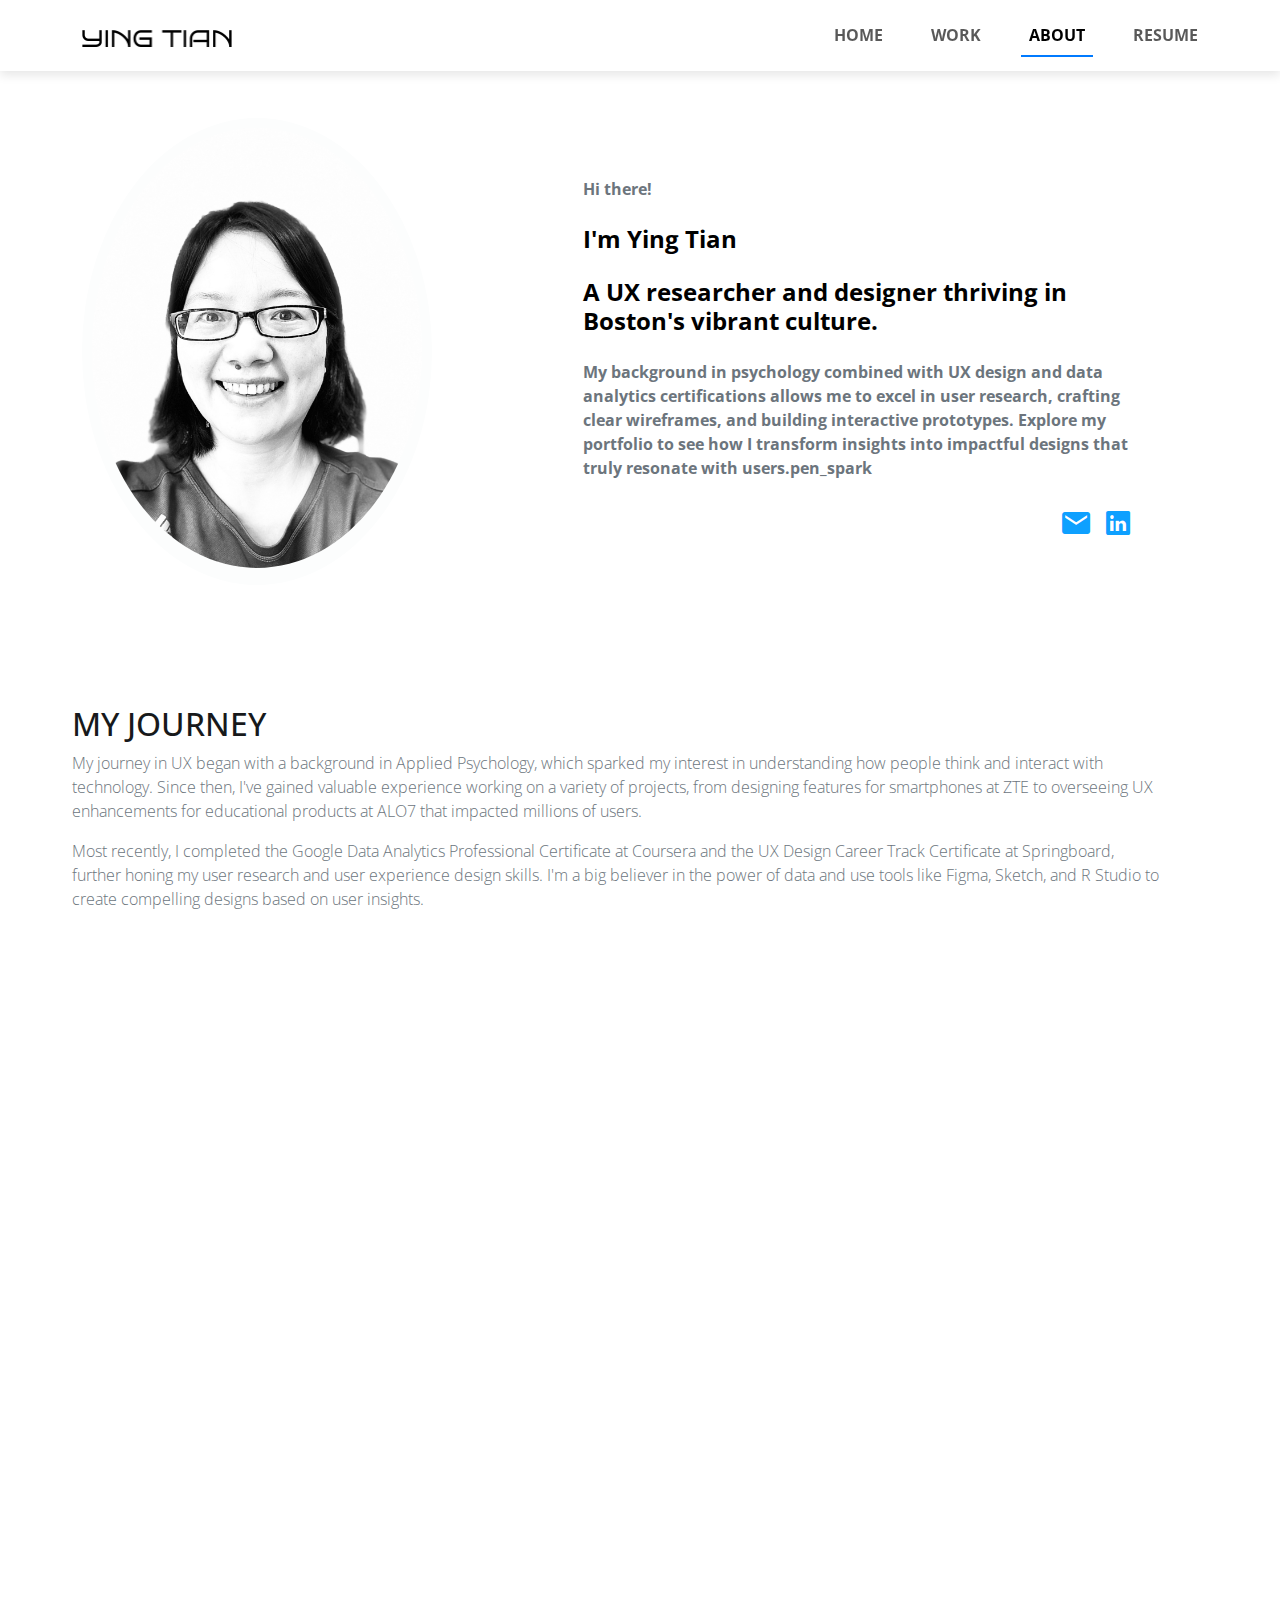
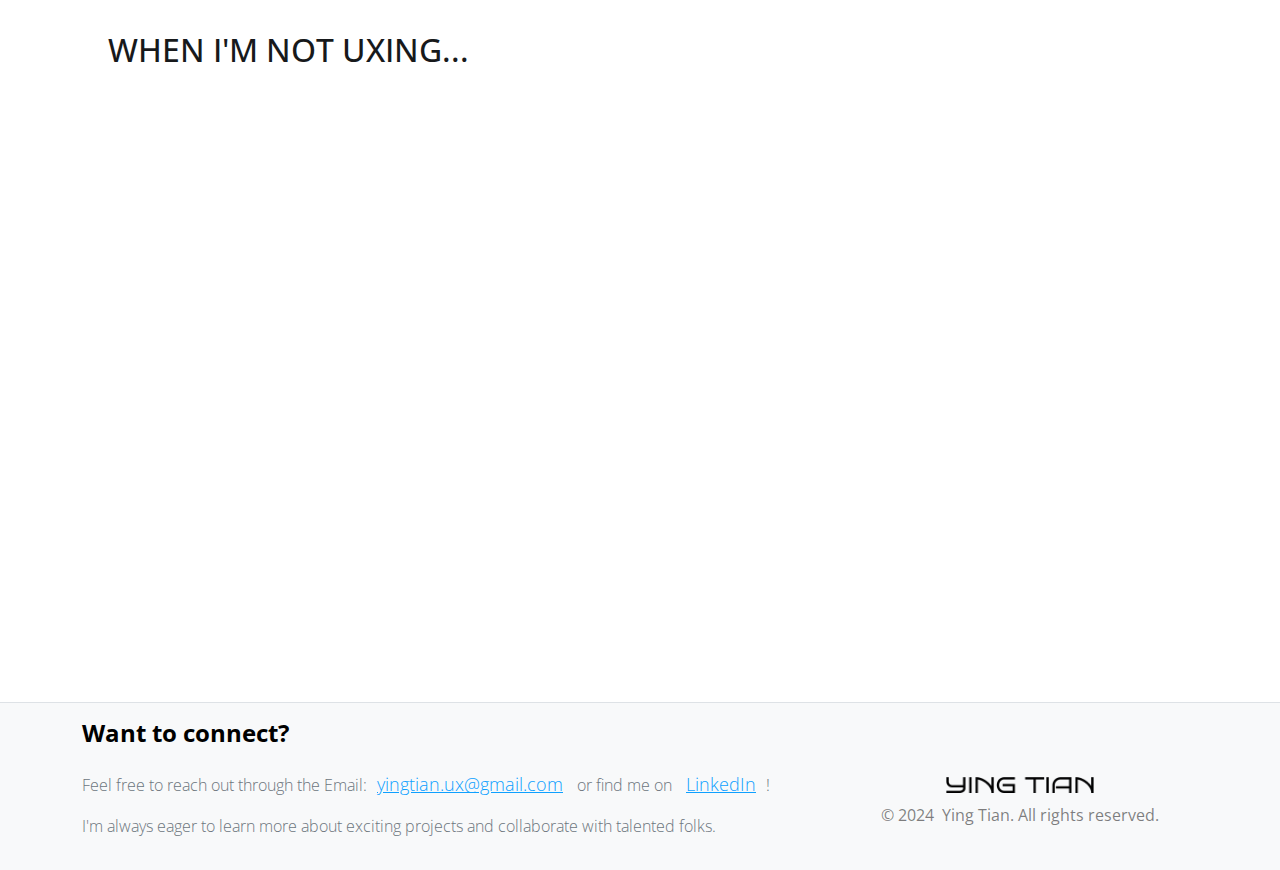
<file: about.html>
<!DOCTYPE html>
<html data-bs-theme="light">

<head>
    <meta charset="utf-8">
    <meta name="viewport" content="width=device-width, initial-scale=1.0, shrink-to-fit=no">
    <title>CV - Brand</title>
    <meta property="og:title" content="YingTian UX Design Portfolio">
    <meta property="og:type" content="website">
    <meta name="twitter:card" content="summary">
    <link rel="icon" type="image/png" sizes="64x64" href="assets/img/YT%20blue%2032%202x.png">
    <link rel="icon" type="image/png" sizes="32x32" href="assets/img/YTblue%2016%202x.png" media="(prefers-color-scheme: dark)">
    <link rel="icon" type="image/png" sizes="64x64" href="assets/img/YT%20blue%2032%202x.png">
    <link rel="stylesheet" href="assets/bootstrap/css/bootstrap.min.css">
    <link rel="stylesheet" href="https://fonts.googleapis.com/css?family=Lato:300,400,700&amp;display=swap">
    <link rel="stylesheet" href="https://fonts.googleapis.com/css?family=Nunito&amp;display=swap">
    <link rel="stylesheet" href="https://fonts.googleapis.com/css?family=Open+Sans">
    <link rel="stylesheet" href="https://fonts.googleapis.com/css?family=Poppins&amp;display=swap">
    <link rel="stylesheet" href="https://fonts.googleapis.com/css?family=Roboto+Flex&amp;display=swap">
    <link rel="stylesheet" href="https://fonts.googleapis.com/css?family=Source+Sans+Pro:300,400,700&amp;display=swap">
    <link rel="stylesheet" href="assets/css/swiper-icons.css">
    <link rel="stylesheet" href="assets/fonts/ionicons.min.css">
    <link rel="stylesheet" href="assets/css/bs-theme-overrides.css">
    <link rel="stylesheet" href="assets/css/aos.min.css">
    <link rel="stylesheet" href="assets/css/animate.min.css">
    <link rel="stylesheet" href="assets/css/Articles-Badges-images.css">
    <link rel="stylesheet" href="assets/css/cards-d_style.css">
    <link rel="stylesheet" href="assets/css/Navbar-Right-Links-icons.css">
    <link rel="stylesheet" href="assets/css/NMDIGbanner.css">
    <link rel="stylesheet" href="assets/css/pikaday.min.css">
    <link rel="stylesheet" href="assets/css/Simple-Slider-swiper-bundle.min-1.css">
    <link rel="stylesheet" href="assets/css/Simple-Slider-swiper-bundle.min.css">
    <link rel="stylesheet" href="assets/css/Simple-Slider.css">
    <link rel="stylesheet" href="assets/css/Timeline-Steps.css">
    <link rel="stylesheet" href="assets/css/Timeline.css">
    <link rel="stylesheet" href="assets/css/untitled.css">
    <link rel="stylesheet" href="assets/css/Zig-Zag-Timeline-v3-zigzag-timeline-v2.css">
</head>

<body>
    <nav class="navbar navbar-expand-lg fixed-top bg-body portfolio-navbar" style="height: 71px;">
        <div class="container"><a class="navbar-brand logo" href="index.html" style="width: 250px;">
                <picture><img class="img-fluid" src="assets/img/YING%20TIAN-black.png" style="height: auto;" width="60%"></picture>
            </a><button data-bs-toggle="collapse" class="navbar-toggler" data-bs-target="#navbarNav-2"><span class="visually-hidden">Toggle navigation</span><span class="navbar-toggler-icon"></span></button>
            <div class="collapse navbar-collapse" id="navbarNav-2">
                <ul class="navbar-nav ms-auto">
                    <li class="nav-item item"><a class="nav-link" href="index.html" style="border-bottom-color: var(--swiper-theme-color);">HOME</a></li>
                    <li class="nav-item item"><a class="nav-link" href="Work.html">WORK</a></li>
                    <li class="nav-item item"><a class="nav-link active" href="About.html" style="text-align: center;padding: 8px;border-bottom: 2px solid var(--swiper-theme-color) ;">ABOUT</a></li>
                    <li class="nav-item item"><a class="nav-link" href="https://drive.google.com/file/d/1fr4jrj2Nq-2XKINlXfFanVLAF1SeJ8kR/view?usp=drive_link" target="_blank">RESUME</a></li>
                </ul>
            </div>
        </div>
    </nav>
    <div class="container py-4 py-xl-5" style="padding: 24px;margin-top: 70px;">
        <div class="row gy-4 gy-md-0" data-aos="fade-up-left">
            <div class="col-auto col-md-6 col-lg-4 col-xl-5 offset-lg-0" style="padding: 0px;">
                <div style="max-width: 350px;"><img class="rounded-circle img-fluid w-100 fit-cover" src="assets/img/Avatars/IMG_8400.jpg" style="border-radius: 67%;border-top-left-radius: 49%;border: 10px solid var(--bs-light-border-subtle);border-bottom-width: 17.5px;border-bottom-style: solid;"></div>
            </div>
            <div class="col-md-6 col-lg-8 col-xl-7 offset-lg-0 d-md-flex align-items-md-center">
                <div>
                    <p class="fs-6 text-secondary" style="margin: 24px;text-align: left;font-weight: bold;">Hi there!</p>
                    <h4 class="fs-4 text-black" style="margin: 24px;text-align: left;font-weight: bold;">I'm Ying Tian</h4>
                    <h4 class="fs-4 text-black" style="margin: 24px;text-align: left;font-weight: bold;">A UX researcher and designer thriving in Boston's vibrant culture.</h4>
                    <p class="fs-6 text-secondary" style="margin: 24px;text-align: left;font-weight: bold;">My background in psychology combined with UX design and data analytics certifications allows me to excel in user research, crafting clear wireframes, and building interactive prototypes. Explore my portfolio to see how I transform insights into impactful designs that truly resonate with users.pen_spark</p>
                    <h2 class="text-uppercase fw-bold" style="text-align: right;"><a data-bss-hover-animate="bounce" class="me-3" href="mailto:yingtian.ux@gmail.com" style="color: var(--swiper-theme-color);border-top-left-radius: 66%;border-style: none;" target="_blank" data-bs-target="mailto:yingtian.ux@gmail.com"><i class="icon ion-android-mail text-primary"></i></a><a data-bss-hover-animate="bounce" class="me-3" href="https://www.linkedin.com/in/yingtian2025/" style="color: var(--swiper-theme-color);" target="_blank"><i class="icon ion-social-linkedin text-primary"></i></a>&nbsp; &nbsp; &nbsp;</h2>
                </div>
            </div>
        </div>
    </div>
    <main class="page cv-page" style="margin: auto;padding: 48px;">
        <div class="container" style="padding: 24px;margin: 48px 0px;margin-top: 0px;">
            <h2 style="color: var(--bs-dark-text-emphasis);text-align: left;font-family: 'Open Sans', sans-serif;">MY JOURNEY</h2>
            <p class="lead fs-6 text-start text-secondary w-lg-50">My journey in UX began with a background in Applied Psychology, which sparked my interest in understanding how people think and interact with technology.&nbsp;Since then, I've gained valuable experience working on a variety of projects, from designing features for smartphones at ZTE to overseeing UX enhancements for educational products at ALO7 that impacted millions of users.</p>
            <p class="lead fs-6 text-start text-secondary w-lg-50">Most recently, I completed the Google Data Analytics Professional Certificate at Coursera and the UX Design Career Track Certificate at Springboard, further honing my user research and user experience design skills.&nbsp;I'm a big believer in the power of data and use tools like Figma, Sketch, and R Studio to create compelling designs based on user insights.</p><style>
  .year-circle {
    width: 40px;
    height: 40px;
    background-color: #3498db;
    border-radius: 50%;
    color: white;
    text-align: center;
    line-height: 40px;
    display: inline-block;
    margin-right: 10px;
  }

  .timeline-info {
    color: #2980b9;
  }
</style>

<div class="container">
  <div class="row text-center justify-content-center mb-5">
    
  </div>

  <div class="row">
    <div class="col">
      <div class="timeline-steps aos-init aos-animate" data-aos="fade-up">
        <div class="timeline-step">
          <div class="timeline-content">
            <div class="year-circle">
              <span class="year">2003</span>
            </div>
            <div class="timeline-info">
              <p class="h6 mt-3 mb-1">Applied Psychology</p>
              <p class="h6 text-muted mb-0 mb-lg-0">Zhejiang University</p>
            </div>
          </div>
        </div>
        <div class="timeline-step">
          <div class="timeline-content">
            <div class="year-circle">
              <span class="year">2006</span>
            </div>
            <div class="timeline-info">
              <p class="h6 mt-3 mb-1">UX Designer & Researcher</p>
              <p class="h6 text-muted mb-0 mb-lg-0">ZTE, Longcheer, GYPSII, ALO7</p>
            </div>
          </div>
        </div>
    
        <div class="timeline-step">
          <div class="timeline-content">
            <div class="year-circle">
              <span class="year">2015</span>
            </div>
            <div class="timeline-info">
              <p class="h6 mt-3 mb-1"> </p>
              <p class="h6 text-muted mb-0 mb-lg-0">Focused on personal and family matters</p>
            </div>
          </div>
        </div>
          <div class="timeline-step">
          <div class="timeline-content">
            <div class="year-circle">
              <span class="year">2023</span>
            </div>
            <div class="timeline-info">
              <p class="h6 mt-3 mb-1">UX Design Trainee</p>
              <p class="h6 text-muted mb-0 mb-lg-0">SpringBoard</p>
            </div>
          </div>
        </div>
      </div>
    </div>
  

        </div>
        <div class="container" data-aos="fade-up" style="padding: 24px;margin: 48px 0px;">
            <h2 style="color: var(--bs-dark-text-emphasis);text-align: left;font-family: 'Open Sans', sans-serif;">WHAT EXCITES ME MOST ABOUT UX?</h2>
            <div class="row">
                <div class="col-md-6 col-xl-8">
                    <p class="lead fs-6 text-start text-secondary w-lg-50" style="font-weight: bold;">Forget fancy cars and mansions, what truly excites me is</p>
                    <p class="lead fs-6 text-start text-primary w-lg-50" style="font-weight: bold;color: rgb(60,130,246);"><strong>Unlocking the "aha!" moment</strong> in UX design.</p>
                    <p class="lead fs-6 text-start text-secondary w-lg-50" style="font-weight: bold;"><strong>Imagine digging into user needs, understanding their struggles, and then crafting something amazing that solves their problems. That's the magic of UX!&nbsp;</strong></p>
                    <p class="lead fs-6 text-start text-secondary w-lg-50" style="font-weight: bold;"><strong>It's all about collaboration, where we bridge the gap between what users need and what businesses want. And seeing the positive impact of a well-designed experience?&nbsp;That's pure satisfaction!</strong></p>
                    <p class="lead fs-6 text-start w-lg-50"><strong>&nbsp;That's pure satisfaction!</strong></p>
                </div>
                <div class="col-md-6 col-xl-4">
                    <picture><img class="img-fluid" alt="team, building, work" src="assets/img/g5d21061cebeb2d5a2511f21606ae5084c8dd1a99003090a286d60cbd32393bc9661a87d2083554b08fd21796cae4b2fa7e22a1d33b7b6098d845f262b09c35af_640.jpg" height="50%" style="padding: 19px;"></picture>
                </div>
            </div>
        </div>
        <div class="container" style="padding: 24px;">
            <h2 style="color: var(--bs-dark-text-emphasis);text-align: left;font-family: 'Open Sans', sans-serif;">WHEN I'M NOT UXING...</h2>
            <div>
                <div class="container">
                    <div class="cust_bloglistintro">
                        <p style="margin-left:34px;color:rgba(255,255,255,0.5);font-size:14px;"></p>
                    </div>
                    <div class="row" data-aos="fade-up">
                        <div class="col-md-4 cust_blogteaser" style="padding-bottom:20px;margin-bottom:32px;"><a><img class="rounded img-fluid" alt="kindle, ereader, tablet" style="height: auto;" src="assets/img/g17a51f719a674c918773f7981b605ac48bc53d9020b6e2a9fbdf52f726dfcc65e642a77b41847eb590e87fb9c330b00607f6a0163f65edc15e2c4f8b89e725ae_640.jpg"></a>
                            <h3 style="text-align:left;margin-top:20px;font-family:'Open Sans', sans-serif;font-size:18px;margin-right:0;margin-left:24px;line-height:34px;letter-spacing:0px;font-style:normal;font-weight:bold;">Devouring Diverse Worlds</h3>
                            <p class="text-secondary" style="text-align:left;font-size:14px;font-family:'Open Sans', sans-serif;line-height:22px;color:rgb(9,9,10);margin-left:24px;">I love getting lost in a captivating Chinese online novel – the variety of genres, from historical epics to fantastical adventures, keeps my mind buzzing and helps me unwind. </p>
                        </div>
                        <div class="col-md-4 cust_blogteaser" style="padding-bottom:20px;margin-bottom:32px;"><a><img class="rounded img-fluid" alt="cooking, pies, vareniki" style="height:auto;" src="assets/img/gd68e8875fbe6336a350b2827cc69eaf989cbb8f2b3dbe22353755062b1c13166c31bde704181a7012e92907c59738055f1e55e5360b3897e488b97c774348e13_640.jpg"></a>
                            <h3 style="text-align:left;margin-top:20px;font-family:'Open Sans', sans-serif;font-size:18px;margin-right:0;margin-left:24px;line-height:34px;letter-spacing:0px;font-style:normal;font-weight:bold;">Nourishing Body &amp; Soul</h3>
                            <p class="text-secondary" style="text-align:left;font-size:14px;font-family:'Open Sans', sans-serif;line-height:22px;color:rgb(9,9,10);margin-left:24px;">In the kitchen, I find joy whipping up delicious meals for my family. Seeing empty plates brings a deep sense of accomplishment, knowing I've nourished the people I love. </p>
                        </div>
                        <div class="col-md-4 cust_blogteaser" style="padding-bottom:20px;margin-bottom:32px;"><a><img class="rounded img-fluid" alt="knitting, handwork, hobby" src="assets/img/g9c470c436e5788359cfc20d3024d8f353caaccd9da7ae132957d3e7c46c77d1eef3a2d4353f72d77dfda7abb90e11a326250f8d63008a63074e510b5a39b8b9d_640-1.jpg"></a>
                            <h3 style="text-align:left;margin-top:20px;font-family:'Open Sans', sans-serif;font-size:18px;margin-right:0;margin-left:24px;line-height:34px;letter-spacing:0px;font-style:normal;font-weight:bold;">Crafting Creativity</h3>
                            <p class="text-secondary" style="text-align:left;font-size:14px;font-family:'Open Sans', sans-serif;line-height:22px;color:rgb(9,9,10);margin-left:24px;">When I need a creative outlet, I get crafty with my kids! Whether it's origami, sculpting with clay, or crocheting something cozy, these activities are a blast and a great way to bond with my little ones. </p>
                        </div>
                    </div>
                </div>
            </div>
        </div>
    </main>
    <footer class="page-footer py-3 border-top" style="color: #2793da;background: var(--bs-light);">
        <div class="container">
            <div class="row">
                <div class="col-md-6 col-lg-8">
                    <h4 class="fw-bold text-black mb-4" style="text-align: left;">Want to connect?</h4>
                    <p class="lead fs-6 text-start text-secondary w-lg-50">Feel free to reach out through the Email:<a class="link-primary" href="mailto:yingtian.ux@gmail.com" target="_blank">yingtian.ux@gmail.com</a>&nbsp;or find me on&nbsp;<a class="link-primary" href="https://www.linkedin.com/in/yingtian2025/" target="_blank">LinkedIn</a>!</p>
                    <p class="lead fs-6 text-start text-secondary w-lg-50">I'm always eager to learn more about exciting projects and collaborate with talented folks.</p>
                </div>
                <div class="col-md-6 col-lg-4">
                    <h4 class="fw-bold text-black mb-4" style="text-align: left;">&nbsp;&nbsp;</h4>
                    <div class="links" style="text-align: center;">
                        <picture><img class="img-fluid" src="assets/img/YING%20TIAN-black.png" width="32" height="32" style="width: 49%;height: auto;"></picture>
                    </div>
                    <p class="fs-6 text-black-50 my-2" style="text-align: center;">© 2024&nbsp; Ying Tian. All rights reserved.</p>
                </div>
            </div>
        </div>
    </footer>
    <script src="assets/bootstrap/js/bootstrap.min.js"></script>
    <script src="assets/js/aos.min.js"></script>
    <script src="assets/js/bs-init.js"></script>
    <script src="assets/js/pikaday.min.js"></script>
    <script src="assets/js/Simple-Slider-swiper-bundle.min.js"></script>
    <script src="assets/js/Simple-Slider.js"></script>
    <script src="assets/js/theme.js"></script>
</body>

</html>
</file>
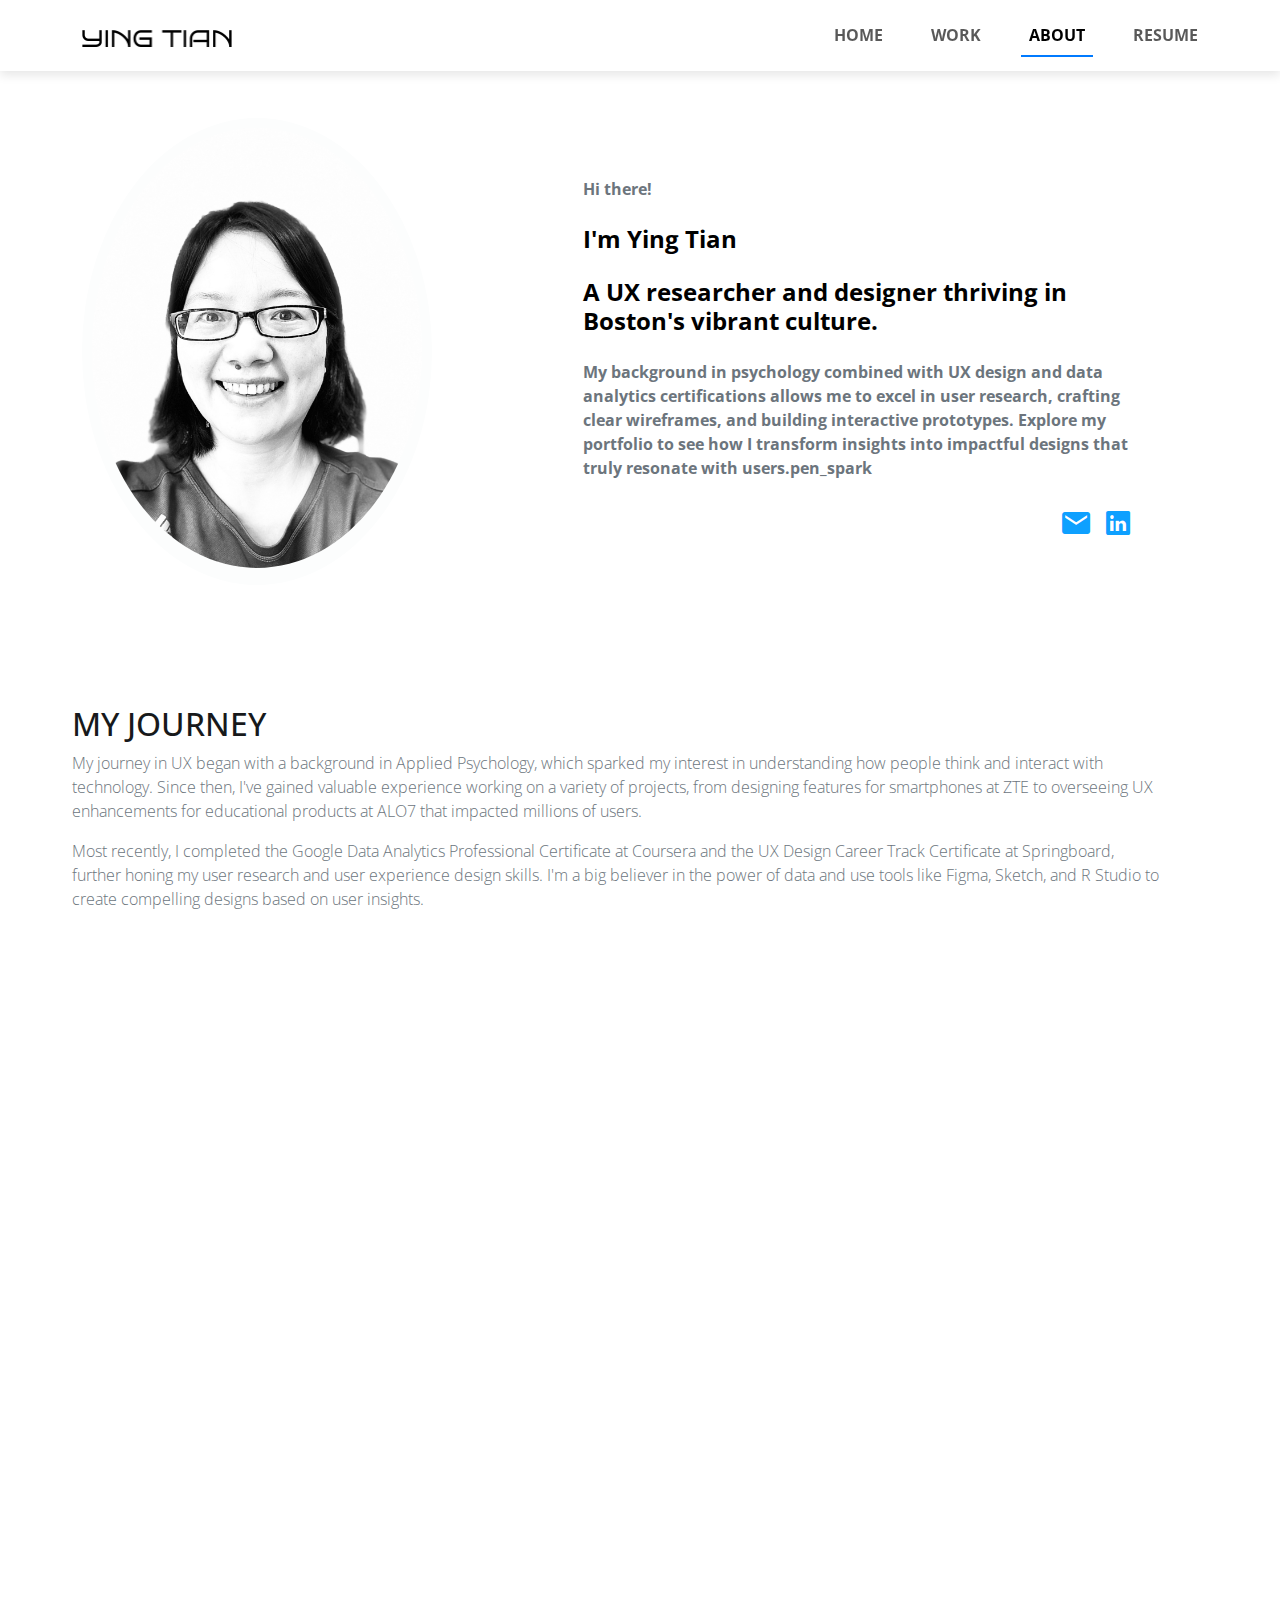
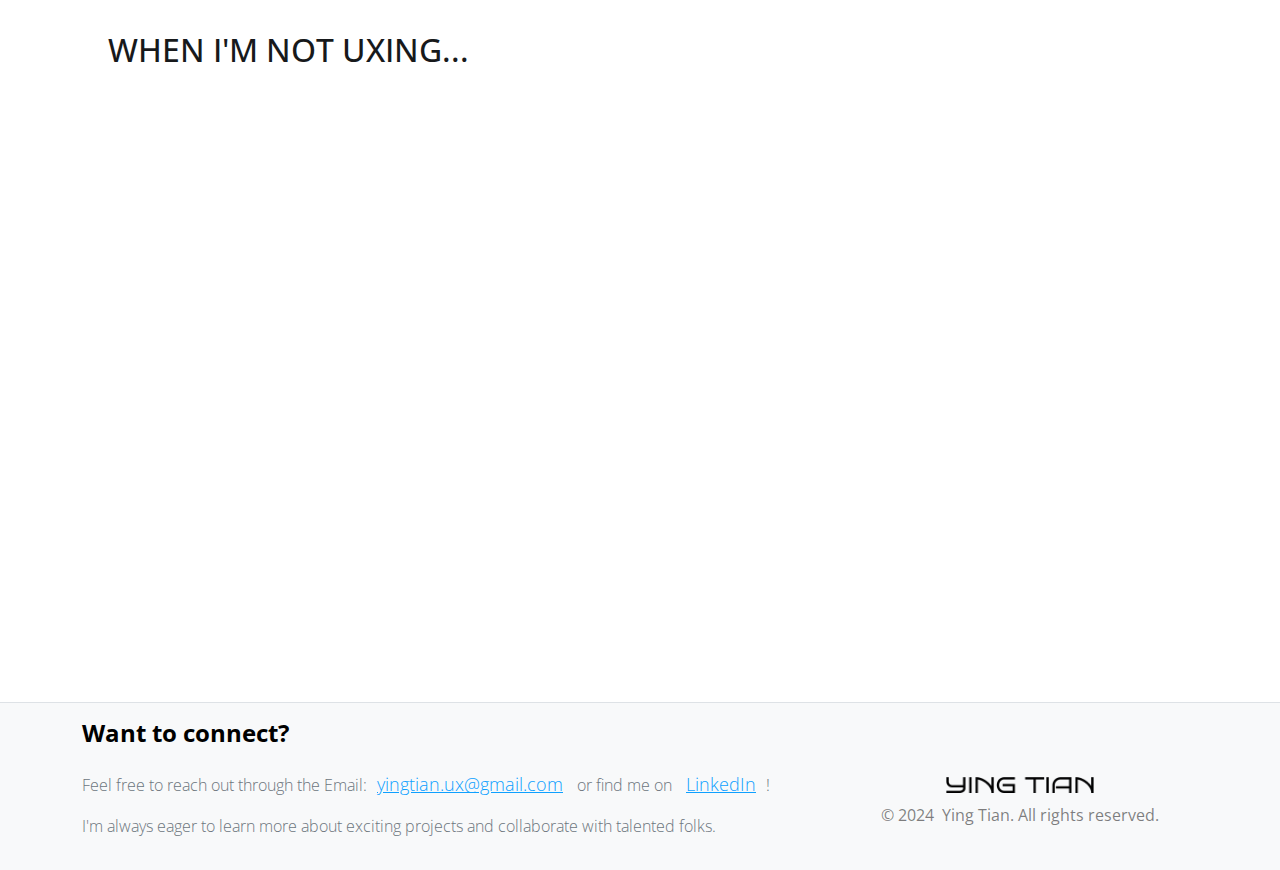
<file: About.html>
<!DOCTYPE html>
<html data-bs-theme="light">

<head>
    <meta charset="utf-8">
    <meta name="viewport" content="width=device-width, initial-scale=1.0, shrink-to-fit=no">
    <title>CV - Brand</title>
    <meta property="og:title" content="YingTian UX Design Portfolio">
    <meta property="og:type" content="website">
    <meta name="twitter:card" content="summary">
    <link rel="icon" type="image/png" sizes="64x64" href="assets/img/YT%20blue%2032%202x.png">
    <link rel="icon" type="image/png" sizes="32x32" href="assets/img/YTblue%2016%202x.png" media="(prefers-color-scheme: dark)">
    <link rel="icon" type="image/png" sizes="64x64" href="assets/img/YT%20blue%2032%202x.png">
    <link rel="stylesheet" href="assets/bootstrap/css/bootstrap.min.css">
    <link rel="stylesheet" href="https://fonts.googleapis.com/css?family=Lato:300,400,700&amp;display=swap">
    <link rel="stylesheet" href="https://fonts.googleapis.com/css?family=Nunito&amp;display=swap">
    <link rel="stylesheet" href="https://fonts.googleapis.com/css?family=Open+Sans">
    <link rel="stylesheet" href="https://fonts.googleapis.com/css?family=Poppins&amp;display=swap">
    <link rel="stylesheet" href="https://fonts.googleapis.com/css?family=Roboto+Flex&amp;display=swap">
    <link rel="stylesheet" href="https://fonts.googleapis.com/css?family=Source+Sans+Pro:300,400,700&amp;display=swap">
    <link rel="stylesheet" href="assets/css/swiper-icons.css">
    <link rel="stylesheet" href="assets/fonts/ionicons.min.css">
    <link rel="stylesheet" href="assets/css/bs-theme-overrides.css">
    <link rel="stylesheet" href="assets/css/aos.min.css">
    <link rel="stylesheet" href="assets/css/animate.min.css">
    <link rel="stylesheet" href="assets/css/Articles-Badges-images.css">
    <link rel="stylesheet" href="assets/css/cards-d_style.css">
    <link rel="stylesheet" href="assets/css/Navbar-Right-Links-icons.css">
    <link rel="stylesheet" href="assets/css/NMDIGbanner.css">
    <link rel="stylesheet" href="assets/css/pikaday.min.css">
    <link rel="stylesheet" href="assets/css/Simple-Slider-swiper-bundle.min-1.css">
    <link rel="stylesheet" href="assets/css/Simple-Slider-swiper-bundle.min.css">
    <link rel="stylesheet" href="assets/css/Simple-Slider.css">
    <link rel="stylesheet" href="assets/css/Timeline-Steps.css">
    <link rel="stylesheet" href="assets/css/Timeline.css">
    <link rel="stylesheet" href="assets/css/untitled.css">
    <link rel="stylesheet" href="assets/css/Zig-Zag-Timeline-v3-zigzag-timeline-v2.css">
</head>

<body>
    <nav class="navbar navbar-expand-lg fixed-top bg-body portfolio-navbar" style="height: 71px;">
        <div class="container"><a class="navbar-brand logo" href="index.html" style="width: 250px;">
                <picture><img class="img-fluid" src="./assets/img/YING%20TIAN-black.png" style="height: auto;" width="60%"></picture>
            </a><button data-bs-toggle="collapse" class="navbar-toggler" data-bs-target="#navbarNav-2"><span class="visually-hidden">Toggle navigation</span><span class="navbar-toggler-icon"></span></button>
            <div class="collapse navbar-collapse" id="navbarNav-2">
                <ul class="navbar-nav ms-auto">
                    <li class="nav-item item"><a class="nav-link" href="index.html" style="border-bottom-color: var(--swiper-theme-color);">HOME</a></li>
                    <li class="nav-item item"><a class="nav-link" href="Work.html">WORK</a></li>
                    <li class="nav-item item"><a class="nav-link active" href="About.html" style="text-align: center;padding: 8px;border-bottom: 2px solid var(--swiper-theme-color) ;">ABOUT</a></li>
                    <li class="nav-item item"><a class="nav-link" href="https://drive.google.com/file/d/1fr4jrj2Nq-2XKINlXfFanVLAF1SeJ8kR/view?usp=drive_link" target="_blank">RESUME</a></li>
                </ul>
            </div>
        </div>
    </nav>
    <div class="container py-4 py-xl-5" style="padding: 24px;margin-top: 70px;">
        <div class="row gy-4 gy-md-0" data-aos="fade-up-left">
            <div class="col-auto col-md-6 col-lg-4 col-xl-5 offset-lg-0" style="padding: 0px;">
                <div style="max-width: 350px;"><img class="rounded-circle img-fluid w-100 fit-cover" src="assets/img/Avatars/IMG_8400.jpg" style="border-radius: 67%;border-top-left-radius: 49%;border: 10px solid var(--bs-light-border-subtle);border-bottom-width: 17.5px;border-bottom-style: solid;"></div>
            </div>
            <div class="col-md-6 col-lg-8 col-xl-7 offset-lg-0 d-md-flex align-items-md-center">
                <div>
                    <p class="fs-6 text-secondary" style="margin: 24px;text-align: left;font-weight: bold;">Hi there!</p>
                    <h4 class="fs-4 text-black" style="margin: 24px;text-align: left;font-weight: bold;">I'm Ying Tian</h4>
                    <h4 class="fs-4 text-black" style="margin: 24px;text-align: left;font-weight: bold;">A UX researcher and designer thriving in Boston's vibrant culture.</h4>
                    <p class="fs-6 text-secondary" style="margin: 24px;text-align: left;font-weight: bold;">My background in psychology combined with UX design and data analytics certifications allows me to excel in user research, crafting clear wireframes, and building interactive prototypes. Explore my portfolio to see how I transform insights into impactful designs that truly resonate with users.pen_spark</p>
                    <h2 class="text-uppercase fw-bold" style="text-align: right;"><a data-bss-hover-animate="bounce" class="me-3" href="mailto:yingtian.ux@gmail.com" style="color: var(--swiper-theme-color);border-top-left-radius: 66%;border-style: none;" target="_blank" data-bs-target="mailto:yingtian.ux@gmail.com"><i class="icon ion-android-mail text-primary"></i></a><a data-bss-hover-animate="bounce" class="me-3" href="https://www.linkedin.com/in/yingtian2025/" style="color: var(--swiper-theme-color);" target="_blank"><i class="icon ion-social-linkedin text-primary"></i></a>&nbsp; &nbsp; &nbsp;</h2>
                </div>
            </div>
        </div>
    </div>
    <main class="page cv-page" style="margin: auto;padding: 48px;">
        <div class="container" style="padding: 24px;margin: 48px 0px;margin-top: 0px;">
            <h2 style="color: var(--bs-dark-text-emphasis);text-align: left;font-family: 'Open Sans', sans-serif;">MY JOURNEY</h2>
            <p class="lead fs-6 text-start text-secondary w-lg-50">My journey in UX began with a background in Applied Psychology, which sparked my interest in understanding how people think and interact with technology.&nbsp;Since then, I've gained valuable experience working on a variety of projects, from designing features for smartphones at ZTE to overseeing UX enhancements for educational products at ALO7 that impacted millions of users.</p>
            <p class="lead fs-6 text-start text-secondary w-lg-50">Most recently, I completed the Google Data Analytics Professional Certificate at Coursera and the UX Design Career Track Certificate at Springboard, further honing my user research and user experience design skills.&nbsp;I'm a big believer in the power of data and use tools like Figma, Sketch, and R Studio to create compelling designs based on user insights.</p><style>
  .year-circle {
    width: 40px;
    height: 40px;
    background-color: #3498db;
    border-radius: 50%;
    color: white;
    text-align: center;
    line-height: 40px;
    display: inline-block;
    margin-right: 10px;
  }

  .timeline-info {
    color: #2980b9;
  }
</style>

<div class="container">
  <div class="row text-center justify-content-center mb-5">
    
  </div>

  <div class="row">
    <div class="col">
      <div class="timeline-steps aos-init aos-animate" data-aos="fade-up">
        <div class="timeline-step">
          <div class="timeline-content">
            <div class="year-circle">
              <span class="year">2003</span>
            </div>
            <div class="timeline-info">
              <p class="h6 mt-3 mb-1">Applied Psychology</p>
              <p class="h6 text-muted mb-0 mb-lg-0">Zhejiang University</p>
            </div>
          </div>
        </div>
        <div class="timeline-step">
          <div class="timeline-content">
            <div class="year-circle">
              <span class="year">2006</span>
            </div>
            <div class="timeline-info">
              <p class="h6 mt-3 mb-1">UX Designer & Researcher</p>
              <p class="h6 text-muted mb-0 mb-lg-0">ZTE, Longcheer, GYPSII, ALO7</p>
            </div>
          </div>
        </div>
    
        <div class="timeline-step">
          <div class="timeline-content">
            <div class="year-circle">
              <span class="year">2015</span>
            </div>
            <div class="timeline-info">
              <p class="h6 mt-3 mb-1"> </p>
              <p class="h6 text-muted mb-0 mb-lg-0">Focused on personal and family matters</p>
            </div>
          </div>
        </div>
          <div class="timeline-step">
          <div class="timeline-content">
            <div class="year-circle">
              <span class="year">2023</span>
            </div>
            <div class="timeline-info">
              <p class="h6 mt-3 mb-1">UX Design Trainee</p>
              <p class="h6 text-muted mb-0 mb-lg-0">SpringBoard</p>
            </div>
          </div>
        </div>
      </div>
    </div>
  

        </div>
        <div class="container" data-aos="fade-up" style="padding: 24px;margin: 48px 0px;">
            <h2 style="color: var(--bs-dark-text-emphasis);text-align: left;font-family: 'Open Sans', sans-serif;">WHAT EXCITES ME MOST ABOUT UX?</h2>
            <div class="row">
                <div class="col-md-6 col-xl-8">
                    <p class="lead fs-6 text-start text-secondary w-lg-50" style="font-weight: bold;">Forget fancy cars and mansions, what truly excites me is</p>
                    <p class="lead fs-6 text-start text-primary w-lg-50" style="font-weight: bold;color: rgb(60,130,246);"><strong>Unlocking the "aha!" moment</strong> in UX design.</p>
                    <p class="lead fs-6 text-start text-secondary w-lg-50" style="font-weight: bold;"><strong>Imagine digging into user needs, understanding their struggles, and then crafting something amazing that solves their problems. That's the magic of UX!&nbsp;</strong></p>
                    <p class="lead fs-6 text-start text-secondary w-lg-50" style="font-weight: bold;"><strong>It's all about collaboration, where we bridge the gap between what users need and what businesses want. And seeing the positive impact of a well-designed experience?&nbsp;That's pure satisfaction!</strong></p>
                    <p class="lead fs-6 text-start w-lg-50"><strong>&nbsp;That's pure satisfaction!</strong></p>
                </div>
                <div class="col-md-6 col-xl-4">
                    <picture><img class="img-fluid" alt="team, building, work" src="assets/img/g5d21061cebeb2d5a2511f21606ae5084c8dd1a99003090a286d60cbd32393bc9661a87d2083554b08fd21796cae4b2fa7e22a1d33b7b6098d845f262b09c35af_640.jpg" height="50%" style="padding: 19px;"></picture>
                </div>
            </div>
        </div>
        <div class="container" style="padding: 24px;">
            <h2 style="color: var(--bs-dark-text-emphasis);text-align: left;font-family: 'Open Sans', sans-serif;">WHEN I'M NOT UXING...</h2>
            <div>
                <div class="container">
                    <div class="cust_bloglistintro">
                        <p style="margin-left:34px;color:rgba(255,255,255,0.5);font-size:14px;"></p>
                    </div>
                    <div class="row" data-aos="fade-up">
                        <div class="col-md-4 cust_blogteaser" style="padding-bottom:20px;margin-bottom:32px;"><a><img class="rounded img-fluid" alt="kindle, ereader, tablet" style="height: auto;" src="assets/img/g17a51f719a674c918773f7981b605ac48bc53d9020b6e2a9fbdf52f726dfcc65e642a77b41847eb590e87fb9c330b00607f6a0163f65edc15e2c4f8b89e725ae_640.jpg"></a>
                            <h3 style="text-align:left;margin-top:20px;font-family:'Open Sans', sans-serif;font-size:18px;margin-right:0;margin-left:24px;line-height:34px;letter-spacing:0px;font-style:normal;font-weight:bold;">Devouring Diverse Worlds</h3>
                            <p class="text-secondary" style="text-align:left;font-size:14px;font-family:'Open Sans', sans-serif;line-height:22px;color:rgb(9,9,10);margin-left:24px;">I love getting lost in a captivating Chinese online novel – the variety of genres, from historical epics to fantastical adventures, keeps my mind buzzing and helps me unwind. </p>
                        </div>
                        <div class="col-md-4 cust_blogteaser" style="padding-bottom:20px;margin-bottom:32px;"><a><img class="rounded img-fluid" alt="cooking, pies, vareniki" style="height:auto;" src="assets/img/gd68e8875fbe6336a350b2827cc69eaf989cbb8f2b3dbe22353755062b1c13166c31bde704181a7012e92907c59738055f1e55e5360b3897e488b97c774348e13_640.jpg"></a>
                            <h3 style="text-align:left;margin-top:20px;font-family:'Open Sans', sans-serif;font-size:18px;margin-right:0;margin-left:24px;line-height:34px;letter-spacing:0px;font-style:normal;font-weight:bold;">Nourishing Body &amp; Soul</h3>
                            <p class="text-secondary" style="text-align:left;font-size:14px;font-family:'Open Sans', sans-serif;line-height:22px;color:rgb(9,9,10);margin-left:24px;">In the kitchen, I find joy whipping up delicious meals for my family. Seeing empty plates brings a deep sense of accomplishment, knowing I've nourished the people I love. </p>
                        </div>
                        <div class="col-md-4 cust_blogteaser" style="padding-bottom:20px;margin-bottom:32px;"><a><img class="rounded img-fluid" alt="knitting, handwork, hobby" src="assets/img/g9c470c436e5788359cfc20d3024d8f353caaccd9da7ae132957d3e7c46c77d1eef3a2d4353f72d77dfda7abb90e11a326250f8d63008a63074e510b5a39b8b9d_640-1.jpg"></a>
                            <h3 style="text-align:left;margin-top:20px;font-family:'Open Sans', sans-serif;font-size:18px;margin-right:0;margin-left:24px;line-height:34px;letter-spacing:0px;font-style:normal;font-weight:bold;">Crafting Creativity</h3>
                            <p class="text-secondary" style="text-align:left;font-size:14px;font-family:'Open Sans', sans-serif;line-height:22px;color:rgb(9,9,10);margin-left:24px;">When I need a creative outlet, I get crafty with my kids! Whether it's origami, sculpting with clay, or crocheting something cozy, these activities are a blast and a great way to bond with my little ones. </p>
                        </div>
                    </div>
                </div>
            </div>
        </div>
    </main>
    <footer class="page-footer py-3 border-top" style="color: #2793da;background: var(--bs-light);">
        <div class="container">
            <div class="row">
                <div class="col-md-6 col-lg-8">
                    <h4 class="fw-bold text-black mb-4" style="text-align: left;">Want to connect?</h4>
                    <p class="lead fs-6 text-start text-secondary w-lg-50">Feel free to reach out through the Email:<a class="link-primary" href="mailto:yingtian.ux@gmail.com" target="_blank">yingtian.ux@gmail.com</a>&nbsp;or find me on&nbsp;<a class="link-primary" href="https://www.linkedin.com/in/yingtian2025/" target="_blank">LinkedIn</a>!</p>
                    <p class="lead fs-6 text-start text-secondary w-lg-50">I'm always eager to learn more about exciting projects and collaborate with talented folks.</p>
                </div>
                <div class="col-md-6 col-lg-4">
                    <h4 class="fw-bold text-black mb-4" style="text-align: left;">&nbsp;&nbsp;</h4>
                    <div class="links" style="text-align: center;">
                        <picture><img class="img-fluid" src="assets/img/YING%20TIAN-black.png" width="32" height="32" style="width: 49%;height: auto;"></picture>
                    </div>
                    <p class="fs-6 text-black-50 my-2" style="text-align: center;">© 2024&nbsp; Ying Tian. All rights reserved.</p>
                </div>
            </div>
        </div>
    </footer>
    <script src="assets/bootstrap/js/bootstrap.min.js"></script>
    <script src="assets/js/aos.min.js"></script>
    <script src="assets/js/bs-init.js"></script>
    <script src="assets/js/pikaday.min.js"></script>
    <script src="assets/js/Simple-Slider-swiper-bundle.min.js"></script>
    <script src="assets/js/Simple-Slider.js"></script>
    <script src="assets/js/theme.js"></script>
</body>

</html>
</file>
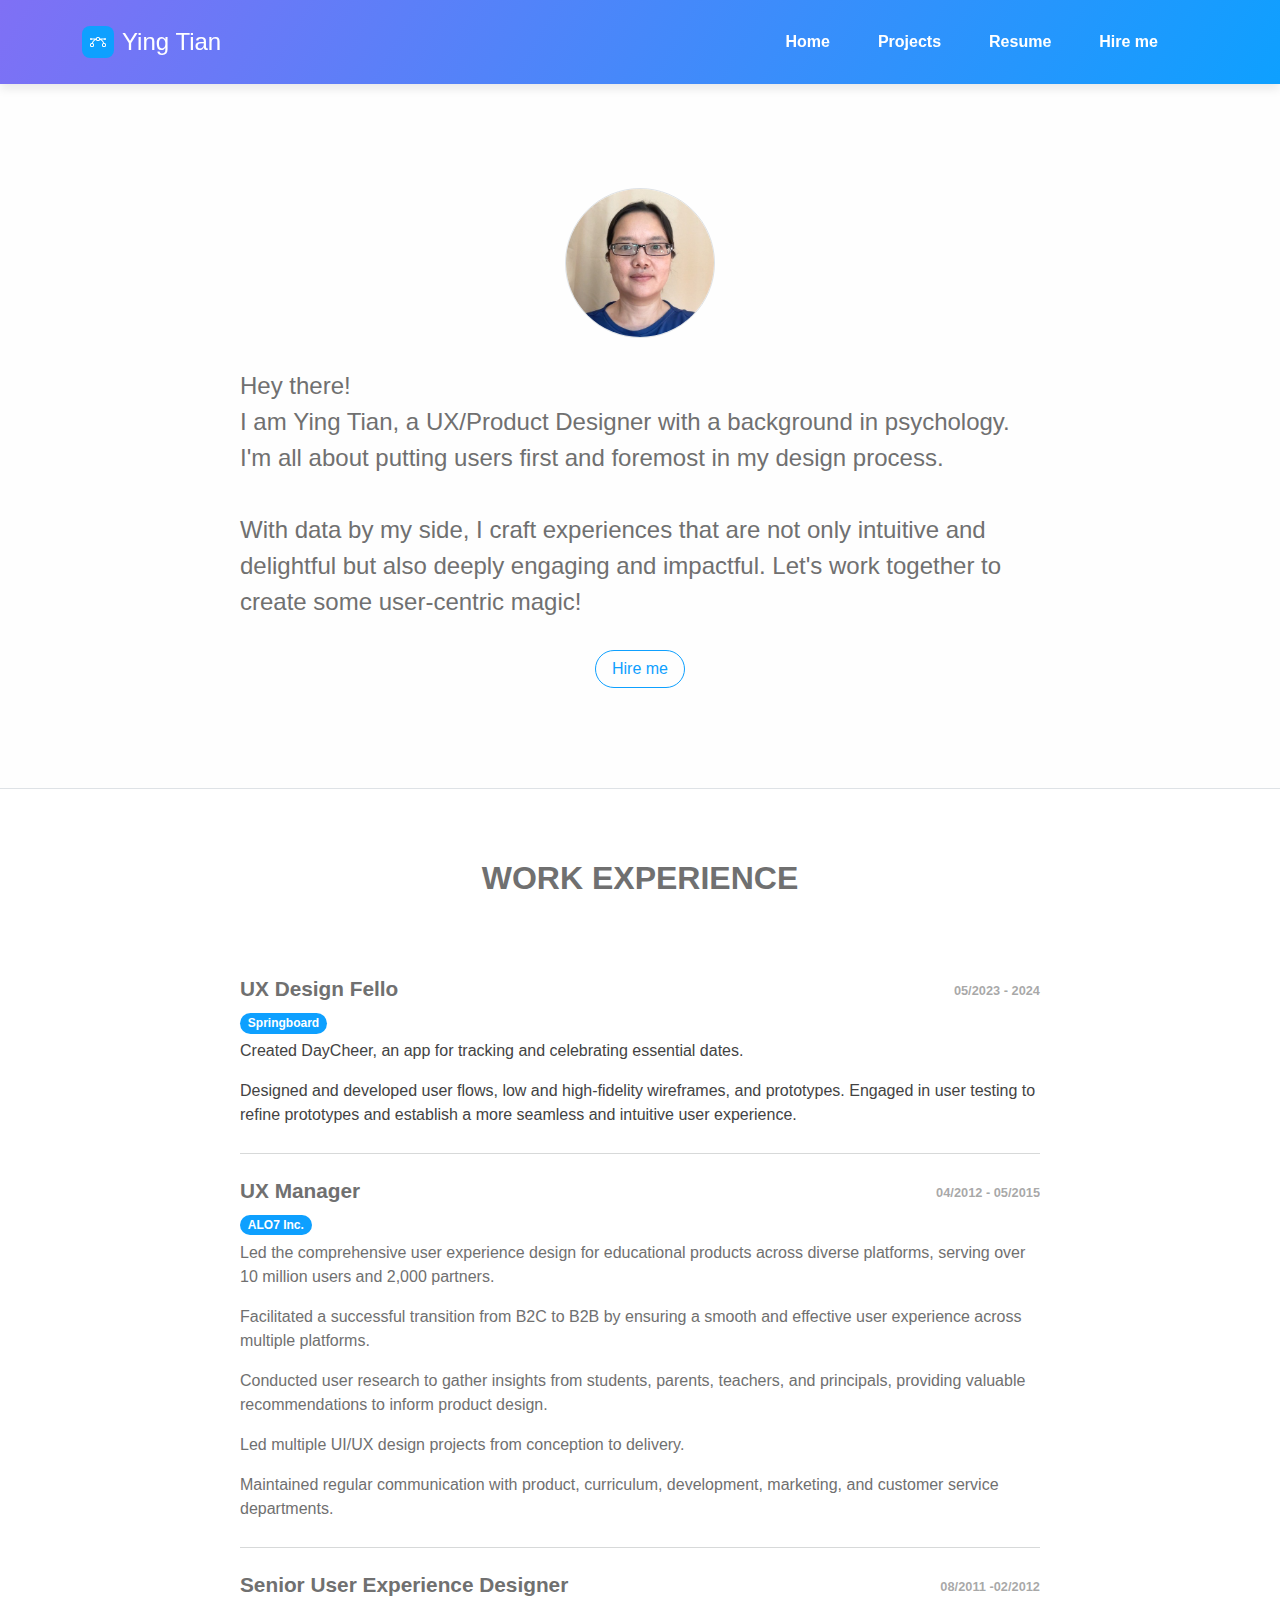
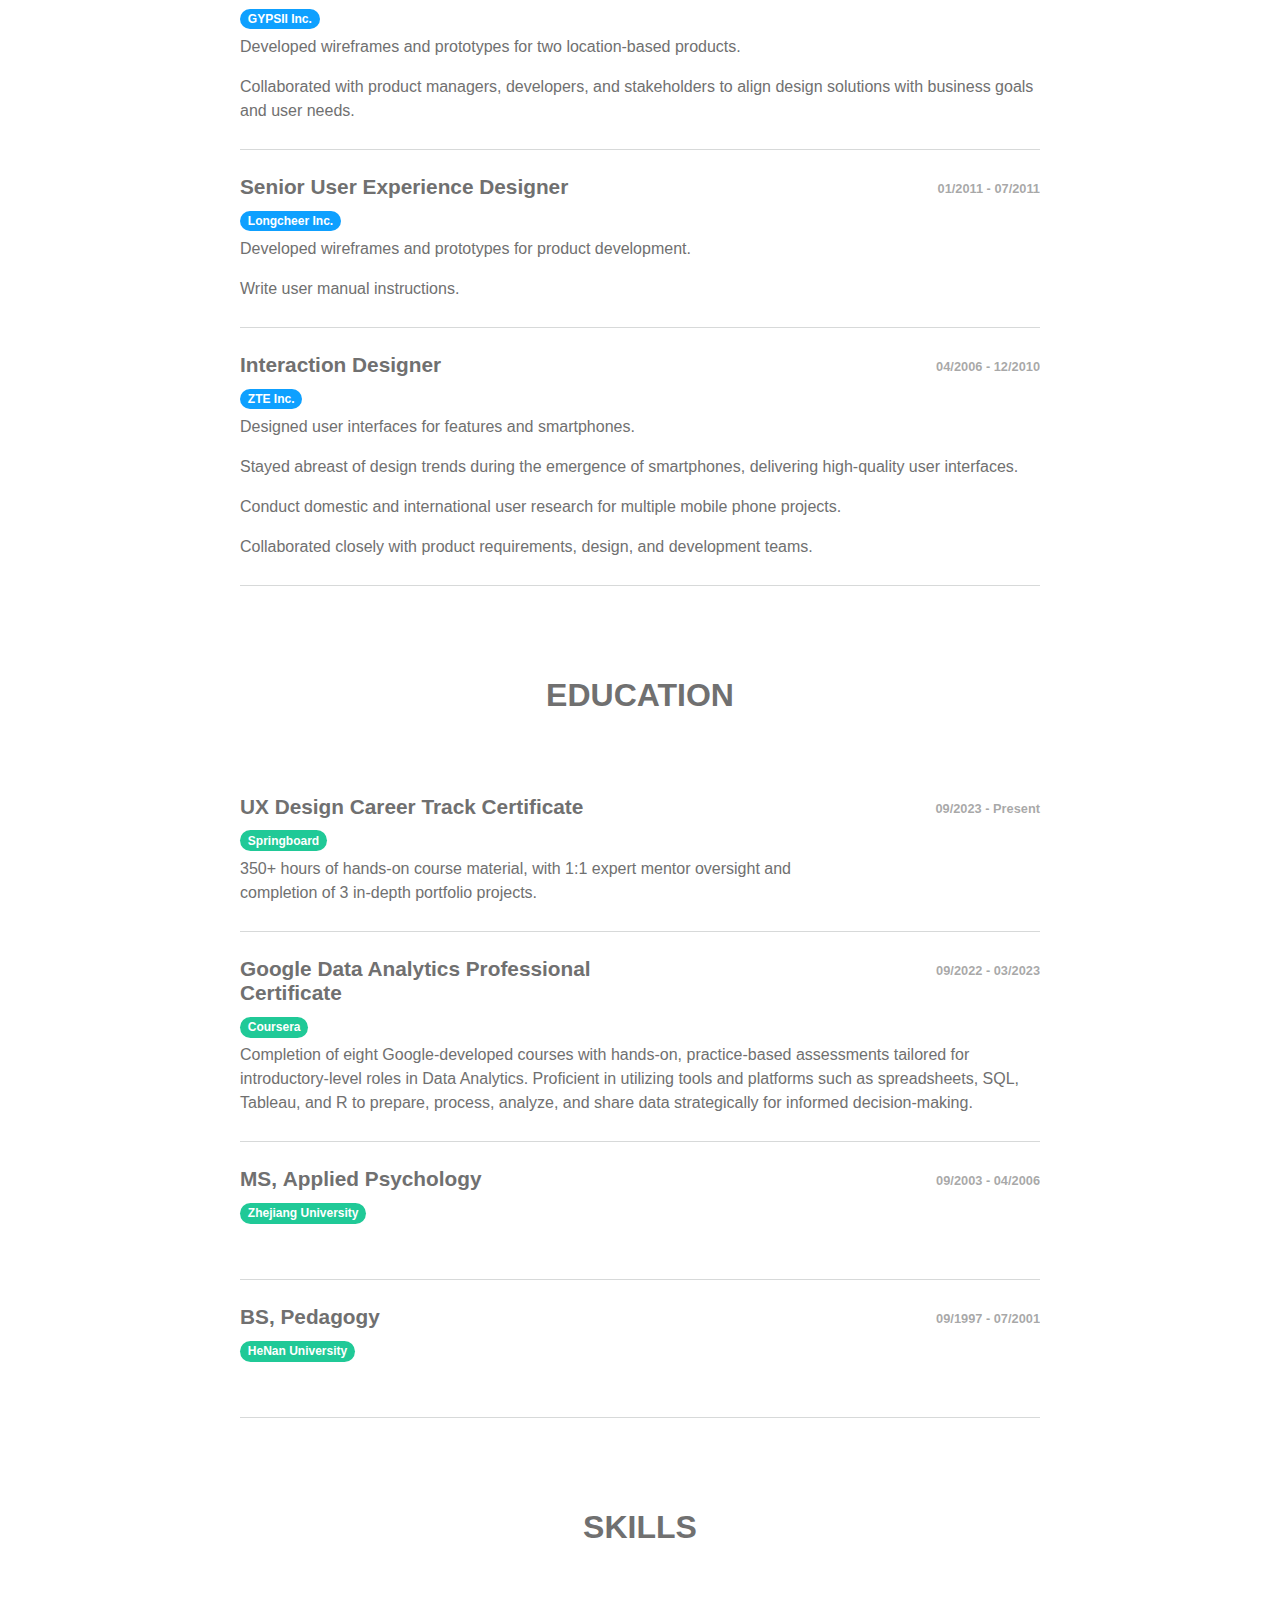
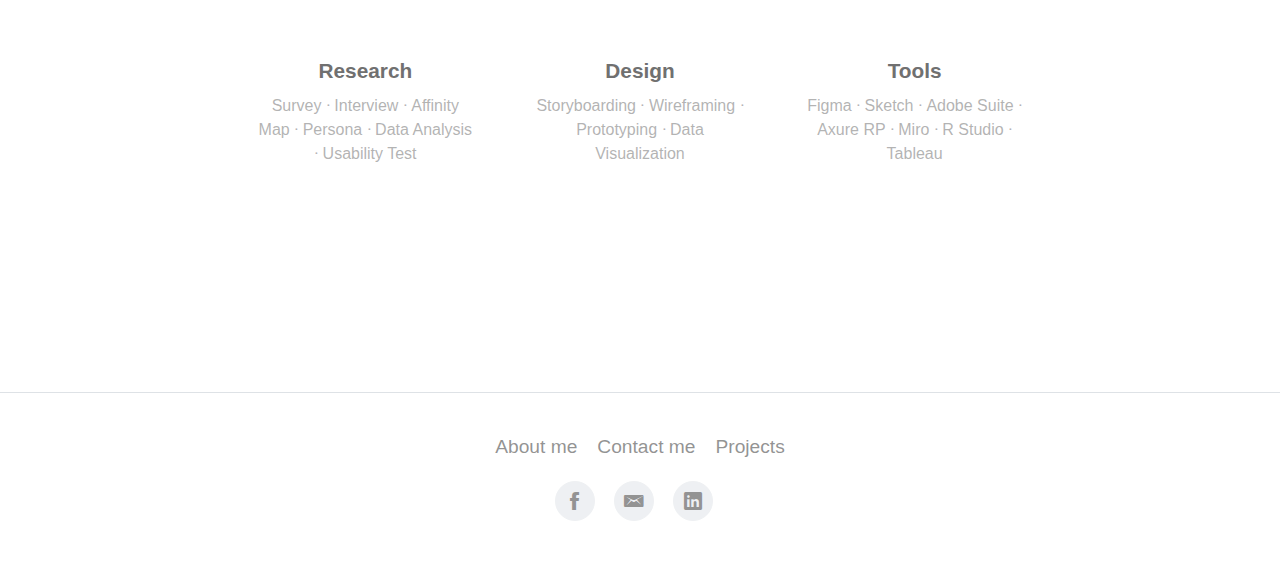
<file: cv.html>
<!DOCTYPE html>
<html data-bs-theme="light">

<head>
    <meta charset="utf-8">
    <meta name="viewport" content="width=device-width, initial-scale=1.0, shrink-to-fit=no">
    <title>CV - Brand</title>
    <link rel="icon" type="image/png" sizes="16x16" href="assets/img/red%20craft%2016.png">
    <link rel="icon" type="image/png" sizes="16x17" href="assets/img/blue16.png" media="(prefers-color-scheme: dark)">
    <link rel="icon" type="image/png" sizes="32x32" href="assets/img/red%20craft%2032.png">
    <link rel="stylesheet" href="assets/bootstrap/css/bootstrap.min.css">
    <link rel="stylesheet" href="https://fonts.googleapis.com/css?family=Lato:300,400,700&amp;display=swap">
    <link rel="stylesheet" href="https://fonts.googleapis.com/css?family=Nunito&amp;display=swap">
    <link rel="stylesheet" href="https://fonts.googleapis.com/css?family=Poppins&amp;display=swap">
    <link rel="stylesheet" href="https://fonts.googleapis.com/css?family=Roboto+Flex&amp;display=swap">
    <link rel="stylesheet" href="https://fonts.googleapis.com/css?family=Source+Sans+Pro:300,400,700&amp;display=swap">
    <link rel="stylesheet" href="assets/css/swiper-icons.css">
    <link rel="stylesheet" href="assets/fonts/ionicons.min.css">
    <link rel="stylesheet" href="assets/css/bs-theme-overrides.css">
    <link rel="stylesheet" href="assets/css/animate.min.css">
    <link rel="stylesheet" href="assets/css/Articles-Badges-images.css">
    <link rel="stylesheet" href="assets/css/Navbar-Right-Links-icons.css">
    <link rel="stylesheet" href="assets/css/NMDIGbanner.css">
    <link rel="stylesheet" href="assets/css/pikaday.min.css">
    <link rel="stylesheet" href="assets/css/Simple-Slider-swiper-bundle.min-1.css">
    <link rel="stylesheet" href="assets/css/Simple-Slider-swiper-bundle.min.css">
    <link rel="stylesheet" href="assets/css/Simple-Slider.css">
</head>

<body>
    <nav class="navbar navbar-expand-lg fixed-top d-flex justify-content-center align-items-center portfolio-navbar gradient navbar-dark">
        <div class="container"><span class="bs-icon-sm bs-icon-rounded bs-icon-primary d-flex justify-content-center align-items-center me-2 bs-icon"><svg xmlns="http://www.w3.org/2000/svg" width="1em" height="1em" fill="currentColor" viewBox="0 0 16 16" class="bi bi-bezier">
                    <path fill-rule="evenodd" d="M0 10.5A1.5 1.5 0 0 1 1.5 9h1A1.5 1.5 0 0 1 4 10.5v1A1.5 1.5 0 0 1 2.5 13h-1A1.5 1.5 0 0 1 0 11.5zm1.5-.5a.5.5 0 0 0-.5.5v1a.5.5 0 0 0 .5.5h1a.5.5 0 0 0 .5-.5v-1a.5.5 0 0 0-.5-.5zm10.5.5A1.5 1.5 0 0 1 13.5 9h1a1.5 1.5 0 0 1 1.5 1.5v1a1.5 1.5 0 0 1-1.5 1.5h-1a1.5 1.5 0 0 1-1.5-1.5zm1.5-.5a.5.5 0 0 0-.5.5v1a.5.5 0 0 0 .5.5h1a.5.5 0 0 0 .5-.5v-1a.5.5 0 0 0-.5-.5zM6 4.5A1.5 1.5 0 0 1 7.5 3h1A1.5 1.5 0 0 1 10 4.5v1A1.5 1.5 0 0 1 8.5 7h-1A1.5 1.5 0 0 1 6 5.5zM7.5 4a.5.5 0 0 0-.5.5v1a.5.5 0 0 0 .5.5h1a.5.5 0 0 0 .5-.5v-1a.5.5 0 0 0-.5-.5z"></path>
                    <path d="M6 4.5H1.866a1 1 0 1 0 0 1h2.668A6.517 6.517 0 0 0 1.814 9H2.5c.123 0 .244.015.358.043a5.517 5.517 0 0 1 3.185-3.185A1.503 1.503 0 0 1 6 5.5zm3.957 1.358A1.5 1.5 0 0 0 10 5.5v-1h4.134a1 1 0 1 1 0 1h-2.668a6.517 6.517 0 0 1 2.72 3.5H13.5c-.123 0-.243.015-.358.043a5.517 5.517 0 0 0-3.185-3.185z"></path>
                </svg></span><a class="navbar-brand logo" href="#">Ying Tian</a><button data-bs-toggle="collapse" class="navbar-toggler" data-bs-target="#navbarNav"><span class="visually-hidden">Toggle navigation</span><span class="navbar-toggler-icon"></span></button>
            <div class="collapse navbar-collapse text-end" id="navbarNav">
                <ul class="navbar-nav ms-auto">
                    <li class="nav-item"><a class="nav-link" href="index.html">Home</a></li>
                    <li class="nav-item"><a class="nav-link" href="projects-grid-cards.html">Projects</a></li>
                    <li class="nav-item"><a class="nav-link active" href="cv.html">Resume</a></li>
                    <li class="nav-item"><a class="nav-link" href="hire-me.html">Hire me</a></li>
                </ul>
            </div>
        </div>
    </nav>
    <main class="page cv-page">
        <section class="portfolio-block block-intro border-bottom" style="background: var(--bs-light-bg-subtle);">
            <div class="container">
                <picture><img class="border rounded-circle" src="assets/img/avatars/Linkedin%20avatar.jpeg" style="width: 150px;"></picture>
                <div class="about-me">
                    <p style="text-align: left;margin: 30px 0px;">Hey there!<br>I am <strong>Ying Tian</strong>, a UX/Product Designer with a background in psychology. I'm all about putting users first and foremost in my design process.<br><br>With data by my side, I craft experiences that are not only intuitive and delightful but also deeply engaging and impactful. Let's work together to create some user-centric magic!</p><a class="btn btn-outline-primary" role="button" href="#">Hire me</a>
                </div>
            </div>
        </section>
        <section class="portfolio-block cv">
            <div class="container">
                <div class="work-experience group">
                    <div class="heading">
                        <h2 class="text-center">Work Experience</h2>
                    </div>
                    <div class="item">
                        <div class="row">
                            <div class="col-md-6">
                                <h3>UX Design Fello</h3><span class="badge rounded-pill bg-primary">Springboard</span>
                            </div>
                            <div class="col-md-6"><span class="text-muted period">05/2023 - 2024</span></div>
                        </div>
                        <p><span style="color: rgb(67, 67, 67); background-color: transparent;">Created DayCheer, an app for tracking and celebrating essential dates.&nbsp;</span></p>
                        <p><span style="color: rgb(67, 67, 67); background-color: transparent;">Designed and developed user flows, low and high-fidelity wireframes, and prototypes. Engaged in user testing to refine prototypes and establish a more seamless and intuitive user experience.</span></p>
                    </div>
                    <div class="item">
                        <div class="row">
                            <div class="col-6">
                                <h3>UX Manager</h3><span class="badge rounded-pill bg-primary">ALO7 Inc.</span>
                            </div>
                            <div class="col-md-6"><span class="text-muted period">04/2012 - 05/2015</span></div>
                        </div>
                        <p>Led the comprehensive user experience design for educational products across diverse platforms, serving over 10 million users and 2,000 partners.</p>
                        <p>Facilitated a successful transition from B2C to B2B by ensuring a smooth and effective user experience across multiple platforms.</p>
                        <p>Conducted user research to gather insights from students, parents, teachers, and principals, providing valuable recommendations to inform product design.</p>
                        <p>Led multiple UI/UX design projects from conception to delivery.</p>
                        <p>Maintained regular communication with product, curriculum, development, marketing, and customer service departments.</p>
                    </div>
                    <div class="item">
                        <div class="row">
                            <div class="col-md-6">
                                <h3>Senior User Experience Designer</h3><span class="badge rounded-pill bg-primary">GYPSII&nbsp;Inc.</span>
                            </div>
                            <div class="col-md-6"><span class="text-muted period">08/2011 -02/2012</span></div>
                        </div>
                        <p>Developed wireframes and prototypes for two location-based products.</p>
                        <p>Collaborated with product managers, developers, and stakeholders to align design solutions with business goals and user needs.</p>
                    </div>
                    <div class="item">
                        <div class="row">
                            <div class="col-md-6">
                                <h3>Senior User Experience Designer</h3><span class="badge rounded-pill bg-primary">Longcheer&nbsp;Inc.</span>
                            </div>
                            <div class="col-md-6"><span class="text-muted period">01/2011 - 07/2011</span></div>
                        </div>
                        <p>Developed wireframes and prototypes for product development.</p>
                        <p>Write user manual instructions.</p>
                    </div>
                    <div class="item">
                        <div class="row">
                            <div class="col-md-6">
                                <h3>Interaction Designer</h3><span class="badge rounded-pill bg-primary">ZTE Inc.</span>
                            </div>
                            <div class="col-md-6"><span class="text-muted period">04/2006 - 12/2010</span></div>
                        </div>
                        <p>Designed user interfaces for features and smartphones. </p>
                        <p>Stayed abreast of design trends during the emergence of smartphones, delivering high-quality user interfaces.</p>
                        <p>Conduct domestic and international user research for multiple mobile phone projects.</p>
                        <p>Collaborated closely with product requirements, design, and development teams.</p>
                    </div>
                </div>
                <div class="education group">
                    <div class="heading">
                        <h2 class="text-center">Education</h2>
                    </div>
                    <div class="item">
                        <div class="row">
                            <div class="col-md-6">
                                <h3>UX Design Career Track Certificate</h3><span class="badge rounded-pill bg-success">Springboard</span>
                            </div>
                            <div class="col-6"><span class="text-muted period">09/2023 - Present</span></div>
                        </div>
                        <p>350+ hours of hands-on course material, with 1:1 expert mentor oversight and<br>completion of 3 in-depth portfolio projects.</p>
                    </div>
                    <div class="item">
                        <div class="row">
                            <div class="col-md-6">
                                <h3>Google Data Analytics Professional Certificate</h3><span class="badge rounded-pill bg-success">Coursera</span>
                            </div>
                            <div class="col-md-6"><span class="text-muted period">09/2022 - 03/2023</span></div>
                        </div>
                        <p>Completion of eight Google-developed courses with hands-on, practice-based assessments tailored for introductory-level roles in Data Analytics. Proficient in utilizing tools and platforms such as spreadsheets, SQL, Tableau, and R to prepare, process, analyze, and share data strategically for informed decision-making.</p>
                    </div>
                    <div class="item">
                        <div class="row">
                            <div class="col-md-6">
                                <h3>MS,&nbsp;Applied Psychology</h3><span class="badge rounded-pill bg-success">Zhejiang University</span>
                            </div>
                            <div class="col-md-6"><span class="text-muted period">09/2003 - 04/2006</span></div>
                        </div>
                        <p>&nbsp;</p>
                    </div>
                    <div class="item">
                        <div class="row">
                            <div class="col-md-6">
                                <h3>BS, Pedagogy</h3><span class="badge rounded-pill bg-success">HeNan University</span>
                            </div>
                            <div class="col-md-6"><span class="text-muted period">09/1997 - 07/2001</span></div>
                        </div>
                        <p>&nbsp;</p>
                    </div>
                </div>
                <div class="education group">
                    <div class="heading">
                        <h2 class="text-center">skills</h2>
                    </div>
                    <div class="heading">
                        <div class="row">
                            <div class="col-md-4">
                                <div class="card special-skill-item border-0">
                                    <div class="card-header bg-transparent border-0"></div>
                                    <div class="card-body">
                                        <h3 class="card-title">Research</h3>
                                        <p class="card-text">Survey ᐧ Interview ᐧ Affinity Map ᐧ Persona ᐧ Data Analysis ᐧ Usability Test</p>
                                    </div>
                                </div>
                            </div>
                            <div class="col-md-4">
                                <div class="card special-skill-item border-0">
                                    <div class="card-header bg-transparent border-0"></div>
                                    <div class="card-body">
                                        <h3 class="card-title">Design</h3>
                                        <p class="card-text">Storyboarding ᐧ Wireframing ᐧ Prototyping ᐧ Data Visualization</p>
                                    </div>
                                </div>
                            </div>
                            <div class="col-md-4">
                                <div class="card special-skill-item border-0">
                                    <div class="card-header bg-transparent border-0"></div>
                                    <div class="card-body">
                                        <h3 class="card-title">Tools</h3>
                                        <p class="card-text">Figma ᐧ Sketch ᐧ Adobe Suite ᐧ Axure RP ᐧ Miro ᐧ R Studio ᐧ Tableau</p>
                                    </div>
                                </div>
                            </div>
                        </div>
                    </div>
                </div>
            </div>
        </section>
    </main>
    <footer class="page-footer py-3 border-top">
        <div class="container my-4">
            <div class="links"><a href="#">About me</a><a href="#">Contact me</a><a href="#">Projects</a></div>
            <div class="social-icons"><a class="me-3" href="#"><i class="icon ion-social-facebook"></i></a><a class="me-3" href="#"><i class="icon ion-email"></i></a><a data-bss-hover-animate="bounce" class="me-3" href="https://www.linkedin.com/in/yingtian2025/"><i class="icon ion-social-linkedin"></i></a></div>
        </div>
    </footer>
    <script src="assets/bootstrap/js/bootstrap.min.js"></script>
    <script src="assets/js/bs-init.js"></script>
    <script src="assets/js/pikaday.min.js"></script>
    <script src="assets/js/Simple-Slider-swiper-bundle.min.js"></script>
    <script src="assets/js/Simple-Slider.js"></script>
    <script src="assets/js/theme.js"></script>
</body>

</html>
</file>
<file: assets/css/bs-theme-overrides.css>
:root, [data-bs-theme=light] {
  --bs-success: #20c997;
  --bs-success-rgb: 32,201,151;
  --bs-success-text-emphasis: #0D503C;
  --bs-success-bg-subtle: #D2F4EA;
  --bs-success-border-subtle: #A6E9D5;
  --bs-info: #E96C26;
  --bs-info-rgb: 233,108,38;
  --bs-info-text-emphasis: #5D2B0F;
  --bs-info-bg-subtle: #FBE2D4;
  --bs-info-border-subtle: #F6C4A8;
  --bs-warning: #a139ff;
  --bs-warning-rgb: 161,57,255;
  --bs-warning-text-emphasis: #401766;
  --bs-warning-bg-subtle: #ECD7FF;
  --bs-warning-border-subtle: #D9B0FF;
  --bs-light: #f8f9fa;
  --bs-light-rgb: 248,249,250;
  --bs-light-text-emphasis: #636464;
  --bs-light-bg-subtle: #FEFEFE;
  --bs-light-border-subtle: #FCFDFD;
  --bs-dark: #393F43;
  --bs-dark-rgb: 57,63,67;
  --bs-dark-text-emphasis: #17191B;
  --bs-dark-bg-subtle: #D7D9D9;
  --bs-dark-border-subtle: #B0B2B4;
  --bs-body-color: #707070;
  --bs-body-color-rgb: 112,112,112;
  --bs-secondary-color: rgba(112,112,112,0.75);
  --bs-secondary-color-rgb: 112,112,112,0.75;
  --bs-tertiary-color: rgba(112,112,112,0.5);
  --bs-tertiary-color-rgb: 112,112,112,0.5;
  --bs-body-font-family: 'Open Sans', sans-serif;
}

.btn-success {
  --bs-btn-color: #000000;
  --bs-btn-bg: #20c997;
  --bs-btn-border-color: #20c997;
  --bs-btn-hover-color: #000000;
  --bs-btn-hover-bg: #41D1A7;
  --bs-btn-hover-border-color: #36CEA1;
  --bs-btn-focus-shadow-rgb: 5,30,23;
  --bs-btn-active-color: #000000;
  --bs-btn-active-bg: #4DD4AC;
  --bs-btn-active-border-color: #36CEA1;
  --bs-btn-disabled-color: #000000;
  --bs-btn-disabled-bg: #20c997;
  --bs-btn-disabled-border-color: #20c997;
}

.btn-outline-success {
  --bs-btn-color: #20c997;
  --bs-btn-border-color: #20c997;
  --bs-btn-focus-shadow-rgb: 32,201,151;
  --bs-btn-hover-color: #000000;
  --bs-btn-hover-bg: #20c997;
  --bs-btn-hover-border-color: #20c997;
  --bs-btn-active-color: #000000;
  --bs-btn-active-bg: #20c997;
  --bs-btn-active-border-color: #20c997;
  --bs-btn-disabled-color: #20c997;
  --bs-btn-disabled-bg: transparent;
  --bs-btn-disabled-border-color: #20c997;
}

.btn-info {
  --bs-btn-color: #000000;
  --bs-btn-bg: #E96C26;
  --bs-btn-border-color: #E96C26;
  --bs-btn-hover-color: #000000;
  --bs-btn-hover-bg: #EC8247;
  --bs-btn-hover-border-color: #EB7B3C;
  --bs-btn-focus-shadow-rgb: 35,16,6;
  --bs-btn-active-color: #000000;
  --bs-btn-active-bg: #ED8951;
  --bs-btn-active-border-color: #EB7B3C;
  --bs-btn-disabled-color: #000000;
  --bs-btn-disabled-bg: #E96C26;
  --bs-btn-disabled-border-color: #E96C26;
}

.btn-outline-info {
  --bs-btn-color: #E96C26;
  --bs-btn-border-color: #E96C26;
  --bs-btn-focus-shadow-rgb: 233,108,38;
  --bs-btn-hover-color: #000000;
  --bs-btn-hover-bg: #E96C26;
  --bs-btn-hover-border-color: #E96C26;
  --bs-btn-active-color: #000000;
  --bs-btn-active-bg: #E96C26;
  --bs-btn-active-border-color: #E96C26;
  --bs-btn-disabled-color: #E96C26;
  --bs-btn-disabled-bg: transparent;
  --bs-btn-disabled-border-color: #E96C26;
}

.btn-warning {
  --bs-btn-color: #fff;
  --bs-btn-bg: #a139ff;
  --bs-btn-border-color: #a139ff;
  --bs-btn-hover-color: #fff;
  --bs-btn-hover-bg: #8930D9;
  --bs-btn-hover-border-color: #812ECC;
  --bs-btn-focus-shadow-rgb: 241,225,255;
  --bs-btn-active-color: #fff;
  --bs-btn-active-bg: #812ECC;
  --bs-btn-active-border-color: #792BBF;
  --bs-btn-disabled-color: #fff;
  --bs-btn-disabled-bg: #a139ff;
  --bs-btn-disabled-border-color: #a139ff;
}

.btn-outline-warning {
  --bs-btn-color: #a139ff;
  --bs-btn-border-color: #a139ff;
  --bs-btn-focus-shadow-rgb: 161,57,255;
  --bs-btn-hover-color: #fff;
  --bs-btn-hover-bg: #a139ff;
  --bs-btn-hover-border-color: #a139ff;
  --bs-btn-active-color: #fff;
  --bs-btn-active-bg: #a139ff;
  --bs-btn-active-border-color: #a139ff;
  --bs-btn-disabled-color: #a139ff;
  --bs-btn-disabled-bg: transparent;
  --bs-btn-disabled-border-color: #a139ff;
}

.btn-light {
  --bs-btn-color: #000000;
  --bs-btn-bg: #f8f9fa;
  --bs-btn-border-color: #f8f9fa;
  --bs-btn-hover-color: #000000;
  --bs-btn-hover-bg: #D3D4D5;
  --bs-btn-hover-border-color: #C6C7C8;
  --bs-btn-focus-shadow-rgb: 37,37,38;
  --bs-btn-active-color: #000000;
  --bs-btn-active-bg: #C6C7C8;
  --bs-btn-active-border-color: #BABBBC;
  --bs-btn-disabled-color: #000000;
  --bs-btn-disabled-bg: #f8f9fa;
  --bs-btn-disabled-border-color: #f8f9fa;
}

.btn-outline-light {
  --bs-btn-color: #f8f9fa;
  --bs-btn-border-color: #f8f9fa;
  --bs-btn-focus-shadow-rgb: 248,249,250;
  --bs-btn-hover-color: #000000;
  --bs-btn-hover-bg: #f8f9fa;
  --bs-btn-hover-border-color: #f8f9fa;
  --bs-btn-active-color: #000000;
  --bs-btn-active-bg: #f8f9fa;
  --bs-btn-active-border-color: #f8f9fa;
  --bs-btn-disabled-color: #f8f9fa;
  --bs-btn-disabled-bg: transparent;
  --bs-btn-disabled-border-color: #f8f9fa;
}

.btn-dark {
  --bs-btn-color: #fff;
  --bs-btn-bg: #393F43;
  --bs-btn-border-color: #393F43;
  --bs-btn-hover-color: #fff;
  --bs-btn-hover-bg: #303639;
  --bs-btn-hover-border-color: #2E3236;
  --bs-btn-focus-shadow-rgb: 225,226,227;
  --bs-btn-active-color: #fff;
  --bs-btn-active-bg: #2E3236;
  --bs-btn-active-border-color: #2B2F32;
  --bs-btn-disabled-color: #fff;
  --bs-btn-disabled-bg: #393F43;
  --bs-btn-disabled-border-color: #393F43;
}

.btn-outline-dark {
  --bs-btn-color: #393F43;
  --bs-btn-border-color: #393F43;
  --bs-btn-focus-shadow-rgb: 57,63,67;
  --bs-btn-hover-color: #fff;
  --bs-btn-hover-bg: #393F43;
  --bs-btn-hover-border-color: #393F43;
  --bs-btn-active-color: #fff;
  --bs-btn-active-bg: #393F43;
  --bs-btn-active-border-color: #393F43;
  --bs-btn-disabled-color: #393F43;
  --bs-btn-disabled-bg: transparent;
  --bs-btn-disabled-border-color: #393F43;
}
</file>
<file: assets/css/Articles-Badges-images.css>
.fit-cover {
  object-fit: cover;
}

a {
}

a {
}

div {
}

p {
}
</file>
<file: assets/css/cards-d_style.css>
.rounded-circle {
  /*border-radius: 50%!important;*/
}

.input-group > .input-group-append > .btn, .input-group > .input-group-append > .input-group-text, .input-group > .input-group-prepend:first-child > .btn:not(:first-child), .input-group > .input-group-prepend:first-child > .input-group-text:not(:first-child), .input-group > .input-group-prepend:not(:first-child) > .btn, .input-group > .input-group-prepend:not(:first-child) > .input-group-text {
  border-color: rgb(12,129,247);
  border-radius: 2px;
}

.input-group > .custom-select:not(:first-child), .input-group > .form-control:not(:first-child) {
  border-radius: 2px;
  border-color: #fff;
}
</file>
<file: assets/css/Navbar-Right-Links-icons.css>
.bs-icon {
  --bs-icon-size: .75rem;
  display: flex;
  flex-shrink: 0;
  justify-content: center;
  align-items: center;
  font-size: var(--bs-icon-size);
  width: calc(var(--bs-icon-size) * 2);
  height: calc(var(--bs-icon-size) * 2);
  color: var(--bs-primary);
}

.bs-icon-xs {
  --bs-icon-size: 1rem;
  width: calc(var(--bs-icon-size) * 1.5);
  height: calc(var(--bs-icon-size) * 1.5);
}

.bs-icon-sm {
  --bs-icon-size: 1rem;
}

.bs-icon-md {
  --bs-icon-size: 1.5rem;
}

.bs-icon-lg {
  --bs-icon-size: 2rem;
}

.bs-icon-xl {
  --bs-icon-size: 2.5rem;
}

.bs-icon.bs-icon-primary {
  color: var(--bs-white);
  background: var(--bs-primary);
}

.bs-icon.bs-icon-primary-light {
  color: var(--bs-primary);
  background: rgba(var(--bs-primary-rgb), .2);
}

.bs-icon.bs-icon-semi-white {
  color: var(--bs-primary);
  background: rgba(255, 255, 255, .5);
}

.bs-icon.bs-icon-rounded {
  border-radius: .5rem;
}

.bs-icon.bs-icon-circle {
  border-radius: 50%;
}
</file>
<file: assets/css/NMDIGbanner.css>
.header-blue {
  background: linear-gradient(135deg, #851a32, #71555c);
  background-color: #851a32;
  padding-bottom: 120px;
  font-family: 'Source Sans Pro', sans-serif;
}

@media (max-width:767px) {
  .header-blue {
    padding-bottom: 80px;
  }
}

.header-blue .action-button, .header-blue .action-button:active {
  border: 1px solid rgba(255,255,255,0.7);
  border-radius: 20px;
  color: #ebeff1;
  box-shadow: none;
  text-shadow: none;
  padding: 6px 15px;
  background: transparent;
  transition: background-color 0.25s;
  outline: none;
}

.header-blue .action-button:hover {
  color: #fff;
}

.header-blue .action-button.btn-lg {
  padding: 7px 18px;
}

.btn.btn-default.action-button {
  margin-right: 10px;
}

.btn.btn-default.action-button {
  margin-right: 10px;
}
</file>
<file: assets/css/Timeline-Steps.css>
.timeline-steps {
  display: flex;
  justify-content: center;
  flex-wrap: wrap;
}

.timeline-steps .timeline-step {
  align-items: center;
  display: flex;
  flex-direction: column;
  position: relative;
  margin: 1rem;
}

@media (min-width:768px) {
  .timeline-steps .timeline-step:not(:last-child):after {
    content: "";
    display: block;
    border-top: .25rem dotted #3b82f6;
    width: 3.46rem;
    position: absolute;
    left: 7.5rem;
    top: .3125rem;
  }
}

@media (min-width:768px) {
  .timeline-steps .timeline-step:not(:first-child):before {
    content: "";
    display: block;
    border-top: .25rem dotted #3b82f6;
    width: 3.8125rem;
    position: absolute;
    right: 7.5rem;
    top: .3125rem;
  }
}

.timeline-steps .timeline-content {
  width: 10rem;
  text-align: center;
}

.timeline-steps .timeline-content .inner-circle {
  border-radius: 1.5rem;
  height: 1rem;
  width: 1rem;
  display: inline-flex;
  align-items: center;
  justify-content: center;
  background-color: #3b82f6;
}

.timeline-steps .timeline-content .inner-circle:before {
  content: "";
  background-color: #3b82f6;
  display: inline-block;
  height: 3rem;
  width: 3rem;
  min-width: 3rem;
  border-radius: 6.25rem;
  opacity: .5;
}
</file>
<file: assets/css/Timeline.css>
#section-timeline .text-muted {
  color: #777;
}

section#section-timeline {
  padding: 100px 0;
}

section#section-timeline h2.section-heading {
  font-size: 40px;
  margin-top: 0;
  margin-bottom: 15px;
}

section#section-timeline h3.section-subheading {
  font-size: 16px;
  text-transform: none;
  font-weight: 400;
  margin-bottom: 75px;
}

@media (min-width:768px) {
  section#section-timeline {
    padding: 150px 0;
  }
}

.timeline {
  list-style: none;
  padding: 0;
  position: relative;
}

.timeline:before {
  top: 0;
  bottom: 0;
  position: absolute;
  content: "";
  width: 2px;
  background-color: #f1f1f1;
  left: 40px;
  margin-left: -1.5px;
}

.timeline > li {
  margin-bottom: 50px;
  position: relative;
  min-height: 50px;
}

.timeline > li:after, .timeline > li:before {
  content: " ";
  display: table;
}

.timeline > li:after {
  clear: both;
}

.timeline > li .timeline-panel {
  width: 100%;
  float: right;
  padding: 0 20px 0 100px;
  position: relative;
  text-align: left;
}

.timeline > li .timeline-panel:before {
  border-left-width: 0;
  border-right-width: 15px;
  left: -15px;
  right: auto;
}

.timeline > li .timeline-panel:after {
  border-left-width: 0;
  border-right-width: 14px;
  left: -14px;
  right: auto;
}

.timeline > li .timeline-image {
  left: 0;
  margin-left: 0;
  width: 80px;
  height: 80px;
  position: absolute;
  z-index: 100;
  background-color: #fed136;
  color: #fff;
  border-radius: 100%;
  border: 7px solid #f1f1f1;
  text-align: center;
}

.timeline > li .timeline-image h4 {
  font-size: 10px;
  margin-top: 12px;
  line-height: 14px;
}

.timeline > li.timeline-inverted > .timeline-panel {
  float: right;
  text-align: left;
  padding: 0 20px 0 100px;
}

.timeline > li.timeline-inverted > .timeline-panel:before {
  border-left-width: 0;
  border-right-width: 15px;
  left: -15px;
  right: auto;
}

.timeline > li.timeline-inverted > .timeline-panel:after {
  border-left-width: 0;
  border-right-width: 14px;
  left: -14px;
  right: auto;
}

.timeline > li:last-child {
  margin-bottom: 0;
}

.timeline .timeline-heading h4 {
  margin-top: 0;
  color: inherit;
}

.timeline .timeline-heading h4.subheading {
  text-transform: none;
}

.timeline .timeline-body > p, .timeline .timeline-body > ul {
  margin-bottom: 0;
}

@media (min-width:768px) {
  .timeline:before {
    left: 50%;
  }
}

@media (min-width:768px) {
  .timeline > li {
    margin-bottom: 100px;
    min-height: 100px;
  }
}

@media (min-width:768px) {
  .timeline > li .timeline-panel {
    width: 41%;
    float: left;
    padding: 0 20px 20px 30px;
    text-align: right;
  }
}

@media (min-width:768px) {
  .timeline > li .timeline-image {
    width: 100px;
    height: 100px;
    left: 50%;
    margin-left: -50px;
  }
}

@media (min-width:768px) {
  .timeline > li .timeline-image h4 {
    font-size: 13px;
    margin-top: 16px;
    line-height: 18px;
  }
}

@media (min-width:768px) {
  .timeline > li.timeline-inverted > .timeline-panel {
    float: right;
    text-align: left;
    padding: 0 30px 20px 20px;
  }
}

@media (min-width:992px) {
  .timeline > li .timeline-panel, .timeline > li.timeline-inverted > .timeline-panel {
    padding: 0 20px 20px;
  }
}

@media (min-width:992px) {
  .timeline > li {
    min-height: 150px;
  }
}

@media (min-width:992px) {
  .timeline > li .timeline-image {
    width: 150px;
    height: 150px;
    margin-left: -75px;
  }
}

@media (min-width:992px) {
  .timeline > li .timeline-image h4 {
    font-size: 18px;
    margin-top: 30px;
    line-height: 26px;
  }
}

@media (min-width:1200px) {
  .timeline > li {
    min-height: 170px;
  }
}

@media (min-width:1200px) {
  .timeline > li .timeline-panel {
    padding: 0 20px 20px 100px;
  }
}

@media (min-width:1200px) {
  .timeline > li .timeline-image {
    width: 170px;
    height: 170px;
    margin-left: -85px;
  }
}

@media (min-width:1200px) {
  .timeline > li .timeline-image h4 {
    margin-top: 40px;
  }
}

@media (min-width:1200px) {
  .timeline > li.timeline-inverted > .timeline-panel {
    padding: 0 100px 20px 20px;
  }
}

.timeline .list-group-item {
  margin-bottom: 0;
  background-color: inherit;
  border: none;
}
</file>
<file: assets/css/untitled.css>
h1 {
}
</file>
<file: assets/css/Zig-Zag-Timeline-v3-zigzag-timeline-v2.css>
.timeline {
  position: relative;
  margin-top: 22px;
  list-style: none;
  padding: 4px 0 0;
}

.timeline > li:nth-child(even) {
  position: relative;
  margin-bottom: 50px;
  height: 180px;
  right: -100px;
}

.timeline > li:nth-child(odd) {
  position: relative;
  margin-bottom: 50px;
  height: 180px;
  left: -100px;
}

.timeline > li:before, .timeline > li:after {
  content: " ";
  display: table;
}

.timeline > li:after {
  clear: both;
  min-height: 170px;
}

.timeline > li .timeline-panel {
  position: relative;
  float: left;
  width: 41%;
  text-align: right;
  padding: 0 20px 20px 100px;
}

.timeline > li .timeline-image {
  z-index: 100;
  position: absolute;
  left: 50%;
  border: 7px solid #bf164d;
  border-radius: 100%;
  background-color: #bf164d;
  box-shadow: 0 0 5px #ccc;
  width: 200px;
  height: 200px;
  margin-left: -100px;
}

.timeline > li .timeline-image h4 {
  margin-top: 12px;
  font-size: 10px;
  line-height: 14px;
}

.timeline > li.timeline-inverted > .timeline-panel {
  float: right;
  text-align: left;
  padding: 0 100px 20px 20px;
}

.timeline > li:last-child {
  margin-bottom: 0;
}

.timeline .timeline-heading h4 {
  margin-top: 22px;
  margin-bottom: 4px;
  color: #b3b3b3;
  padding: 0;
}

.timeline .timeline-heading h4.subheading {
  text-transform: none;
  font-size: 18px;
  color: #333;
  margin: 0;
  padding: 0;
}

.timeline .timeline-body > p, .timeline .timeline-body > ul {
  margin-bottom: 0;
  color: gray;
}

.timeline > li:nth-child(odd) .line:before {
  content: "";
  position: absolute;
  top: 60px;
  bottom: 0;
  left: 690px;
  width: 4px;
  height: 340px;
  background-color: #bf164d;
  -ms-transform: rotate(-44deg);
  -webkit-transform: rotate(-44deg);
  transform: rotate(-44deg);
  box-shadow: 0 0 5px #ccc;
}

.timeline > li:nth-child(even) .line:before {
  content: "";
  position: absolute;
  top: 60px;
  bottom: 0;
  left: 450px;
  width: 4px;
  height: 340px;
  background-color: #bf164d;
  -ms-transform: rotate(44deg);
  -webkit-transform: rotate(44deg);
  transform: rotate(44deg);
  box-shadow: 0 0 5px #ccc;
}

.timeline > li .timeline-panel:before, .timeline > li.timeline-inverted > .timeline-panel:before {
  right: auto;
  left: -15px;
  border-right-width: 15px;
  border-left-width: 0;
}

.timeline > li .timeline-panel:after, .timeline > li.timeline-inverted > .timeline-panel:after {
  right: auto;
  left: -14px;
  border-right-width: 14px;
  border-left-width: 0;
}

@media (min-width: 992px) and (max-width: 1199px) {
  .timeline > li:nth-child(2n + 1) .line::before {
    left: 580px;
  }
}

@media (min-width: 992px) and (max-width: 1199px) {
  .timeline > li:nth-child(2n) .line::before {
    left: 360px;
  }
}

@media (min-width: 992px) and (max-width: 1199px) {
  .timeline > li.timeline-inverted > .timeline-panel {
    padding: 0 100px 20px 30px;
  }
}

@media (min-width: 992px) and (max-width: 1199px) {
  .timeline > li .timeline-panel {
    padding: 0 30px 20px 100px;
  }
}

@media (min-width: 768px) and (max-width: 991px) {
  .timeline > li:nth-child(even) {
    margin-bottom: 0;
    min-height: 0;
    right: 0;
  }
}

@media (min-width: 768px) and (max-width: 991px) {
  .timeline > li:nth-child(odd) {
    margin-bottom: 0;
    min-height: 0;
    left: 0;
  }
}

@media (min-width: 768px) and (max-width: 991px) {
  .timeline > li:nth-child(even) .timeline-image {
    left: 0;
    margin-left: 0;
  }
}

@media (min-width: 768px) and (max-width: 991px) {
  .timeline > li:nth-child(odd) .timeline-image {
    left: 520px;
    margin-left: 0;
  }
}

@media (min-width: 768px) and (max-width: 991px) {
  .timeline > li:nth-child(even) .timeline-panel {
    width: 70%;
    text-align: left;
    padding: 0 0 20px;
  }
}

@media (min-width: 768px) and (max-width: 991px) {
  .timeline > li:nth-child(odd) .timeline-panel {
    width: 70%;
    text-align: right;
    padding: 0 0 20px;
  }
}

@media (min-width: 768px) and (max-width: 991px) {
  .timeline > li .line {
    display: none;
  }
}

@media only screen and (max-width: 767px) {
  .timeline > li:nth-child(even) {
    margin-bottom: 0;
    min-height: 0;
    right: 0;
  }
}

@media only screen and (max-width: 767px) {
  .timeline > li:nth-child(odd) {
    margin-bottom: 0;
    min-height: 0;
    left: 0;
  }
}

@media only screen and (max-width: 767px) {
  .timeline > li .timeline-image {
    position: static;
    width: 150px;
    height: 150px;
    margin-bottom: 0;
  }
}

@media only screen and (max-width: 767px) {
  .timeline > li:nth-child(even) .timeline-image {
    left: 0;
    margin-left: 0;
    float: left;
  }
}

@media only screen and (max-width: 767px) {
  .timeline > li:nth-child(odd) .timeline-image {
    float: left;
    left: 0;
    margin-left: 0;
  }
}

@media only screen and (max-width: 767px) {
  .timeline > li:nth-child(even) .timeline-panel {
    width: 100%;
    padding: 0 0 40px;
  }
}

@media only screen and (max-width: 767px) {
  .timeline > li:nth-child(odd) .timeline-panel {
    width: 100%;
    padding: 0 14px 40px 0;
  }
}

@media only screen and (max-width: 767px) {
  .timeline > li .line {
    display: none;
  }
}

@media only screen and (max-width: 767px) {
  .timeline > li .timeline-panel {
    text-align: left;
    left: 0;
  }
}

@media (min-width: 768px) and (max-width: 991px) {
  .timeline > li:nth-child(2n + 1) {
    height: 220px;
  }
}

@media (min-width: 768px) and (max-width: 991px) {
  .timeline > li .timeline-panel {
    display: block;
    max-width: 420px;
    position: absolute;
    top: 0;
  }
}

@media (min-width: 768px) and (max-width: 991px) {
  .timeline > li .timeline-image {
    display: block;
  }
}

@media (min-width: 768px) and (max-width: 991px) {
  .timeline > li .timeline-image {
    position: relative;
  }
}

@media (min-width: 768px) and (max-width: 991px) {
  .timeline > li {
    height: auto !important;
    margin: 0 auto !important;
  }
}

@media (min-width: 768px) and (max-width: 991px) {
  .timeline > li:nth-child(2n + 1) .timeline-image {
    left: 0;
  }
}

@media (min-width: 768px) and (max-width: 991px) {
  .timeline > li:nth-child(2n) .timeline-image {
    left: 150px;
  }
}

@media (min-width: 768px) and (max-width: 991px) {
  .timeline > li .line {
    display: block;
  }
}

@media (min-width: 768px) and (max-width: 991px) {
  .timeline > li:nth-child(2n + 1) .line::before {
    left: 190px;
  }
}

@media (min-width: 768px) and (max-width: 991px) {
  .timeline > li:nth-child(2n) .line::before {
    left: 150px;
  }
}

@media (min-width: 768px) and (max-width: 991px) {
  .timeline > li:nth-child(2n) .timeline-panel, .timeline > li:nth-child(2n + 1) .timeline-panel {
    left: 380px;
    padding: 0 0 20px;
    text-align: left;
    width: 50%;
  }
}

@media (min-width: 768px) and (max-width: 991px) {
  .timeline > li:after {
    min-height: 20px;
  }
}

@media (max-width: 767px) {
  .timeline > li:nth-child(2n + 1) {
    height: 220px;
  }
}

@media (max-width: 767px) {
  .timeline > li .timeline-panel {
    float: none !important;
    display: block;
    max-width: 420px;
  }
}

@media (max-width: 767px) {
  .timeline > li .timeline-image {
    float: none !important;
    display: block;
  }
}

@media (max-width: 767px) {
  .timeline > li .timeline-image {
    position: relative;
  }
}

@media (max-width: 767px) {
  .timeline > li {
    height: auto !important;
    max-width: 450px !important;
    margin: 0 auto !important;
  }
}

@media (max-width: 767px) {
  .timeline > li:after {
    min-height: 0;
  }
}
</file>
<file: assets/css/pikaday.min.css>
/* !
 * Pikaday
 * Copyright © 2014 David Bushell | BSD & MIT license | http://dbushell.com/ */

.pika-single {
  z-index: 9999;
  display: block;
  position: relative;
  color: #333;
  background: #fff;
  border: 1px solid #ccc;
  border-bottom-color: #bbb;
  font-family: "Helvetica Neue",Helvetica,Arial,sans-serif;
}

.pika-single:after, .pika-single:before {
  content: " ";
  display: table;
}

.pika-single:after {
  clear: both;
}

.pika-single.is-hidden {
  display: none;
}

.pika-single.is-bound {
  position: absolute;
  box-shadow: 0 5px 15px -5px rgba(0,0,0,.5);
}

.pika-lendar {
  float: left;
  width: 240px;
  margin: 8px;
}

.pika-title {
  position: relative;
  text-align: center;
}

.pika-label {
  display: inline-block;
  position: relative;
  z-index: 9999;
  overflow: hidden;
  margin: 0;
  padding: 5px 3px;
  font-size: 14px;
  line-height: 20px;
  font-weight: 700;
  background-color: #fff;
}

.pika-title select {
  cursor: pointer;
  position: absolute;
  z-index: 9998;
  margin: 0;
  left: 0;
  top: 5px;
  opacity: 0;
}

.pika-next, .pika-prev {
  display: block;
  cursor: pointer;
  position: relative;
  outline: 0;
  border: 0;
  padding: 0;
  width: 20px;
  height: 30px;
  text-indent: 20px;
  white-space: nowrap;
  overflow: hidden;
  background-color: transparent;
  background-position: center center;
  background-repeat: no-repeat;
  background-size: 75% 75%;
  opacity: .5;
}

.pika-next:hover, .pika-prev:hover {
  opacity: 1;
}

.is-rtl .pika-next, .pika-prev {
  float: left;
  background-image: url([data-uri]);
}

.is-rtl .pika-prev, .pika-next {
  float: right;
  background-image: url([data-uri]);
}

.pika-next.is-disabled, .pika-prev.is-disabled {
  cursor: default;
  opacity: .2;
}

.pika-select {
  display: inline-block;
}

.pika-table {
  width: 100%;
  border-collapse: collapse;
  border-spacing: 0;
  border: 0;
}

.pika-table td, .pika-table th {
  width: 14.285714285714286%;
  padding: 0;
}

.pika-table th {
  color: #999;
  font-size: 12px;
  line-height: 25px;
  font-weight: 700;
  text-align: center;
}

.pika-button {
  cursor: pointer;
  display: block;
  box-sizing: border-box;
  -moz-box-sizing: border-box;
  outline: 0;
  border: 0;
  margin: 0;
  width: 100%;
  padding: 5px;
  color: #666;
  font-size: 12px;
  line-height: 15px;
  text-align: right;
  background: #f5f5f5;
}

.pika-week {
  font-size: 11px;
  color: #999;
}

.is-today .pika-button {
  color: #3af;
  font-weight: 700;
}

.has-event .pika-button, .is-selected .pika-button {
  color: #fff;
  font-weight: 700;
  background: #3af;
  box-shadow: inset 0 1px 3px #178fe5;
  border-radius: 3px;
}

.has-event .pika-button {
  background: #005da9;
  box-shadow: inset 0 1px 3px #0076c9;
}

.is-disabled .pika-button, .is-inrange .pika-button {
  background: #d5e9f7;
}

.is-startrange .pika-button {
  color: #fff;
  background: #6cb31d;
  box-shadow: none;
  border-radius: 3px;
}

.is-endrange .pika-button {
  color: #fff;
  background: #3af;
  box-shadow: none;
  border-radius: 3px;
}

.is-disabled .pika-button {
  pointer-events: none;
  cursor: default;
  color: #999;
  opacity: .3;
}

.is-outside-current-month .pika-button {
  color: #999;
  opacity: .3;
}

.is-selection-disabled {
  pointer-events: none;
  cursor: default;
}

.pika-button:hover, .pika-row.pick-whole-week:hover .pika-button {
  color: #fff;
  background: #ff8000;
  box-shadow: none;
  border-radius: 3px;
}

.pika-table abbr {
  border-bottom: none;
  cursor: help;
}

/* # sourceMappingURL=pikaday.min.css.map */

.page-footer .links a {
  font-size: 1.2rem;
}

.portfolio-block.cv .group .item {
  border-bottom: 1px solid var(--bs-dark-bg-subtle);
}
</file>
<file: assets/css/Simple-Slider.css>
.simple-slider .swiper-slide {
  height: 500px;
  background-repeat: no-repeat;
  background-size: cover;
  background-position: center;
}

.simple-slider .swiper-button-next, .simple-slider .swiper-button-prev {
  width: 50px;
  margin-left: 20px;
  margin-right: 20px;
}

@media (max-width:767px) {
  .simple-slider .swiper-button-next, .simple-slider .swiper-button-prev {
    display: none;
  }
}

@media (max-width:767px) {
  .simple-slider .swiper-slide {
    height: 360px;
  }
}
</file>
